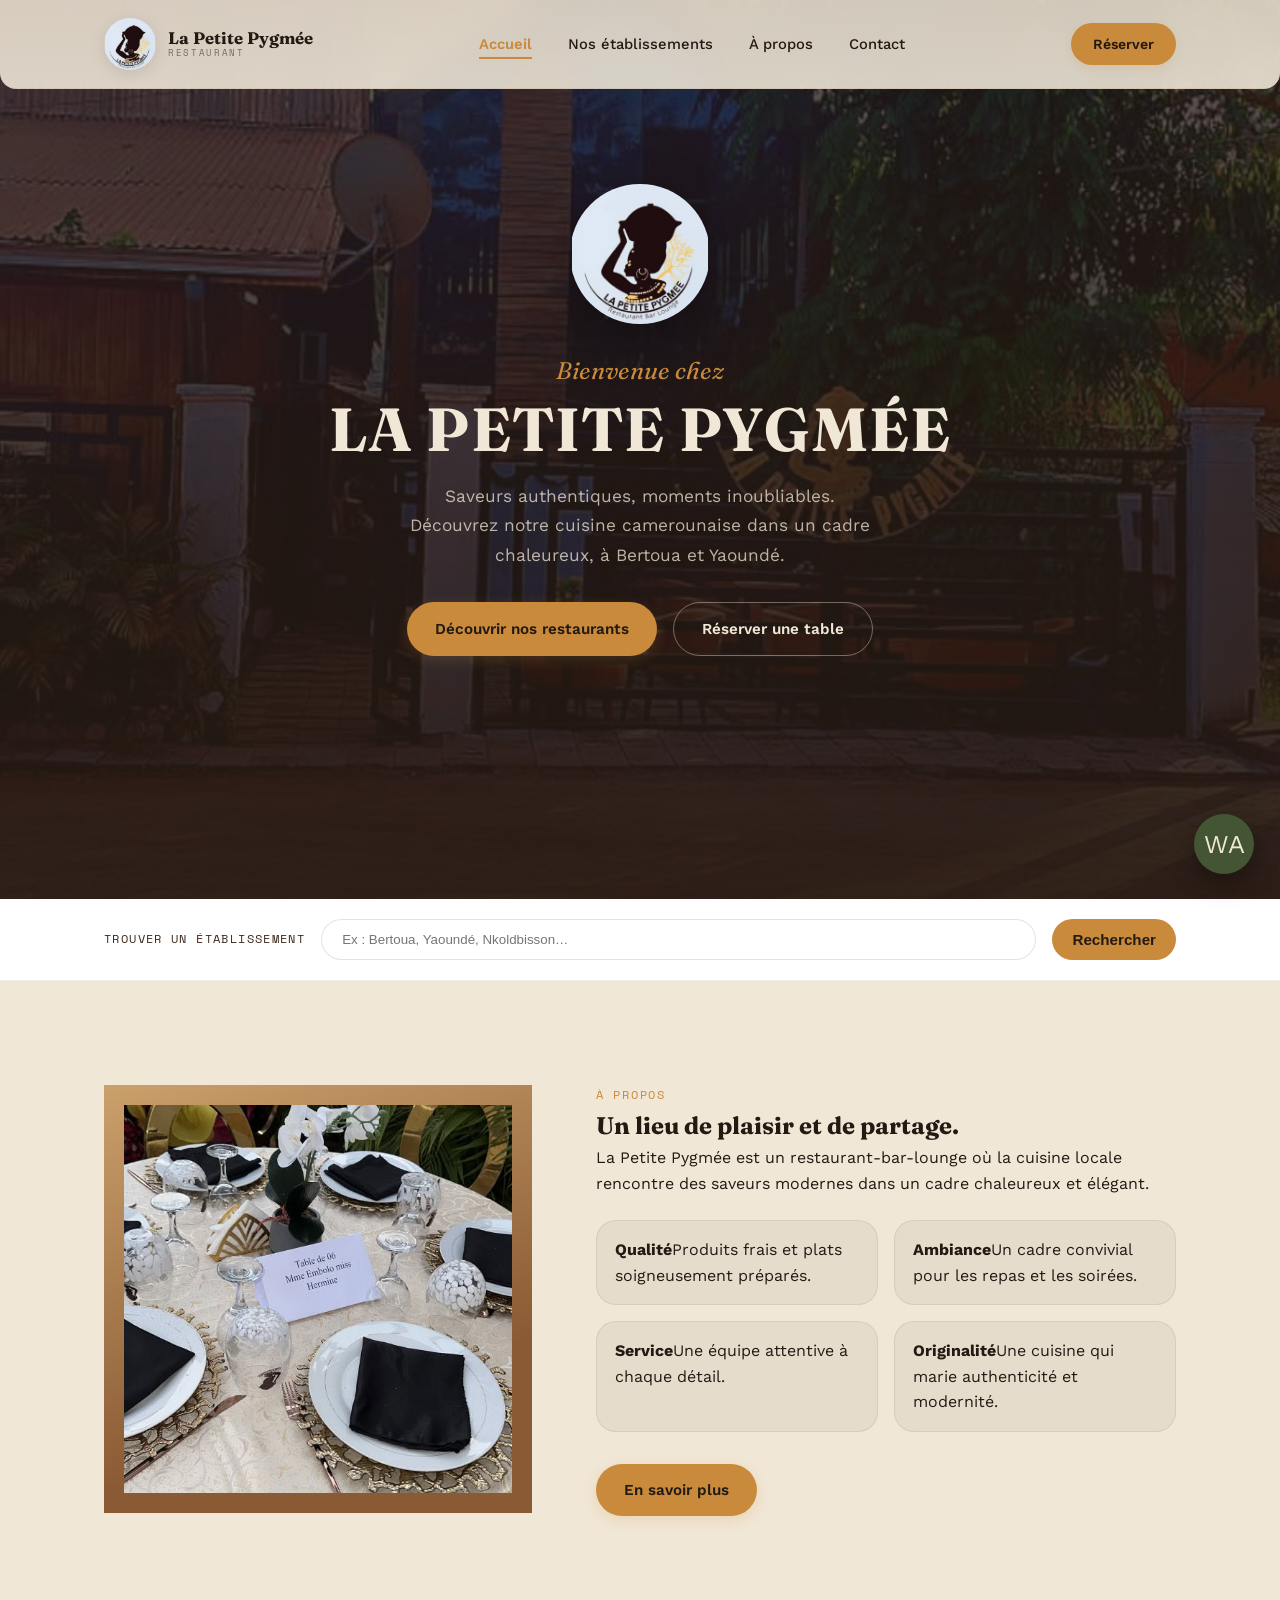
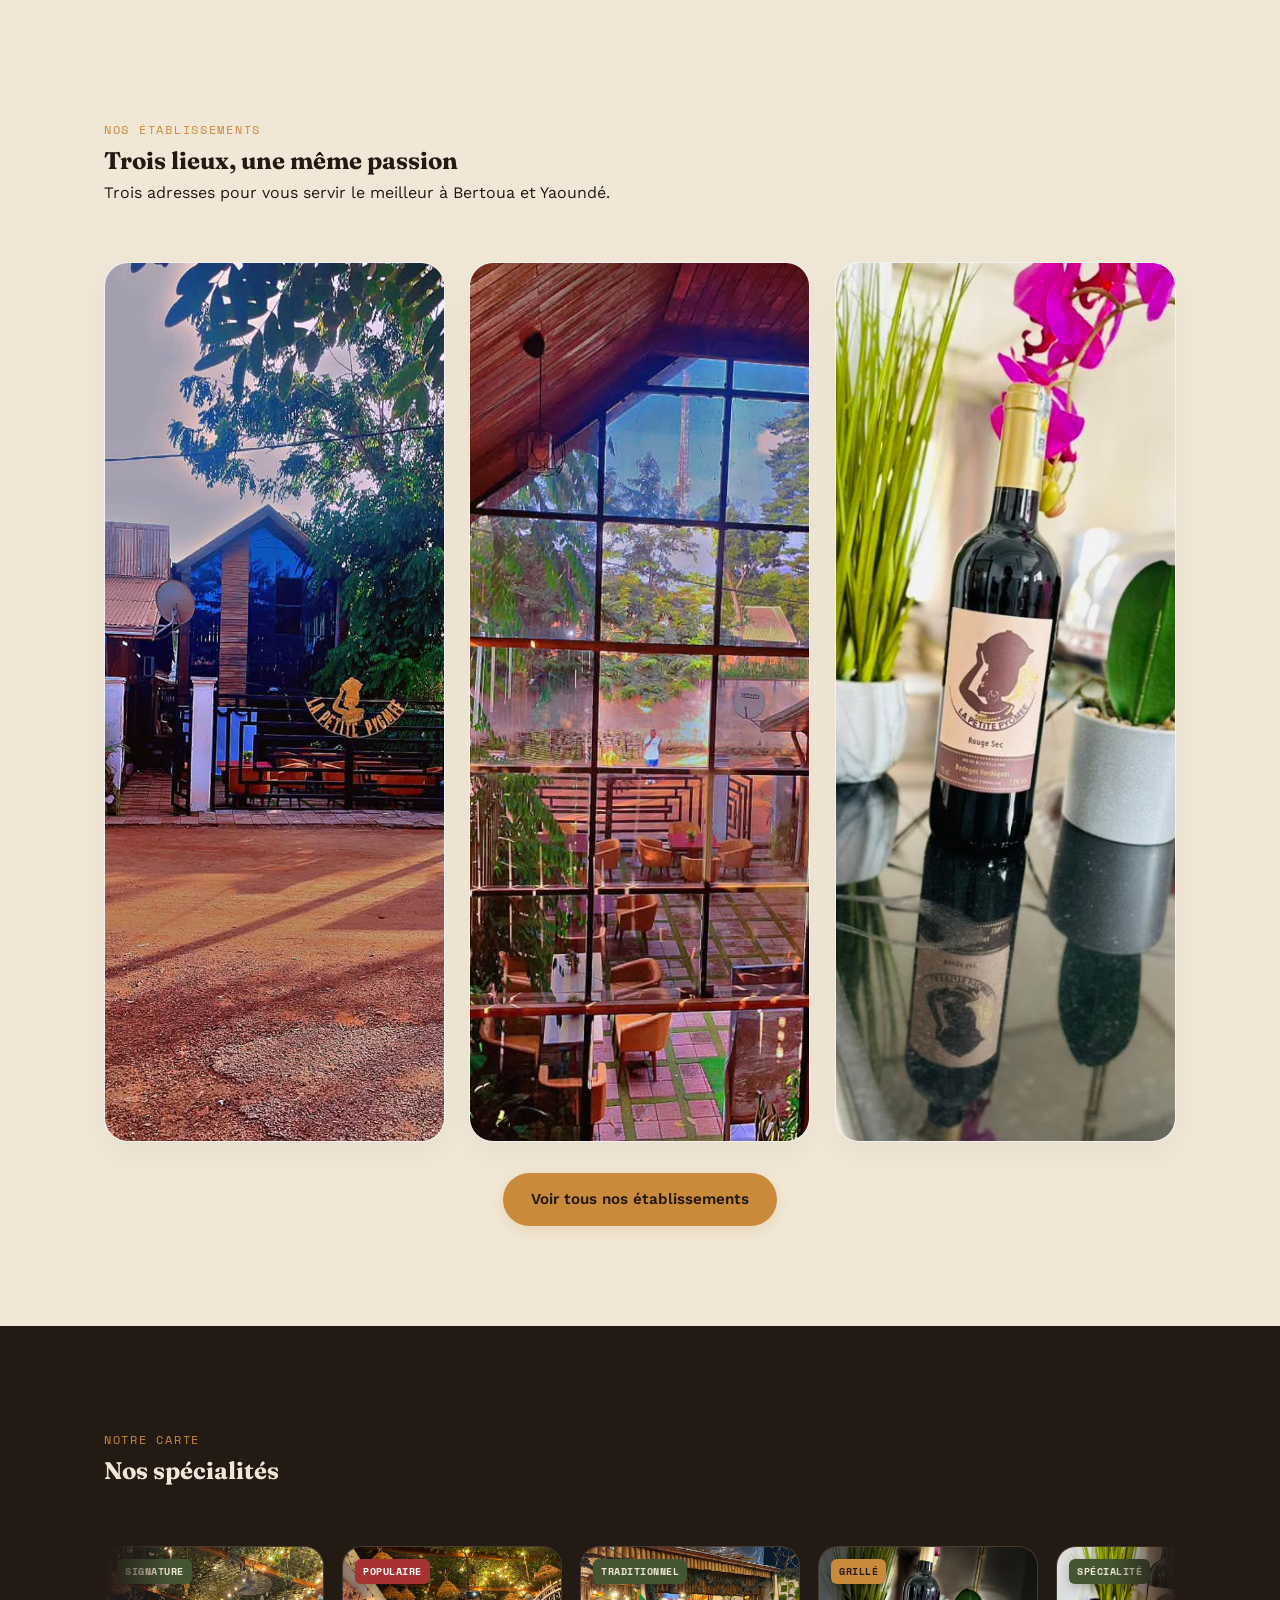
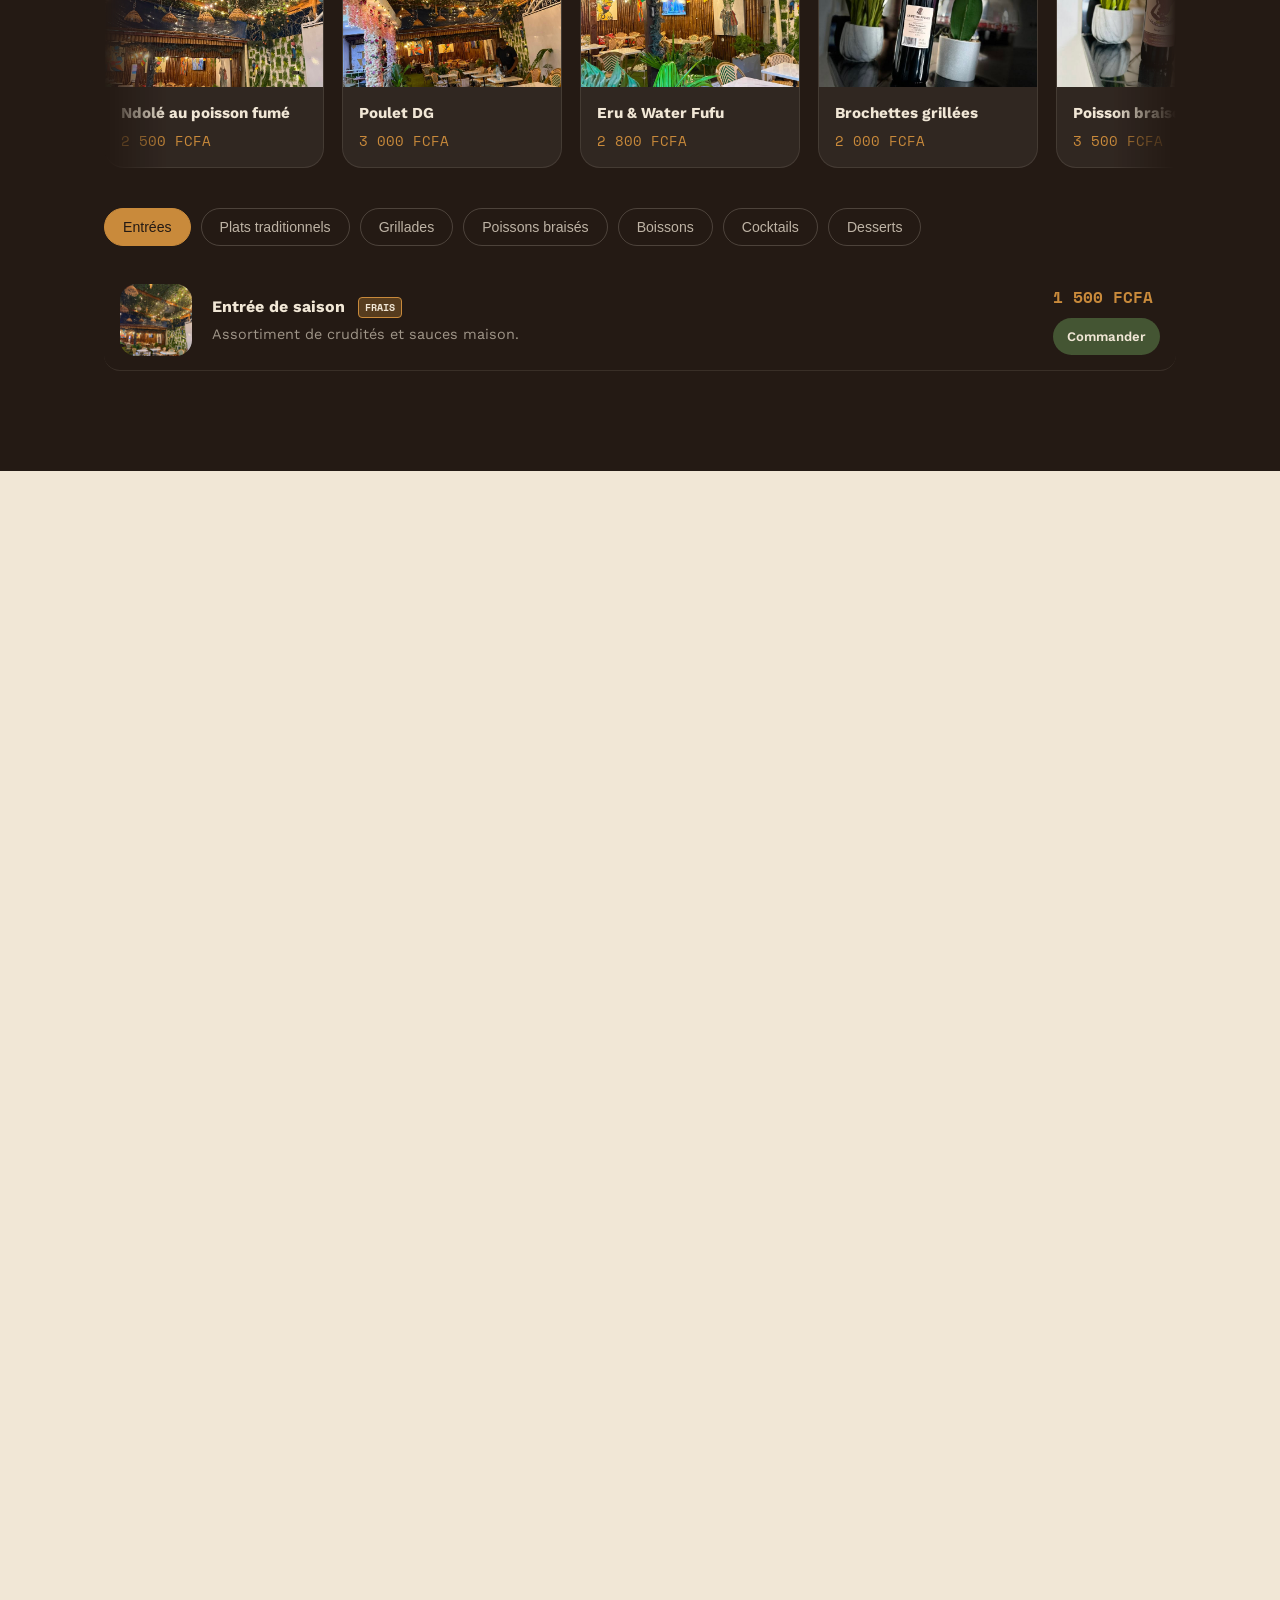
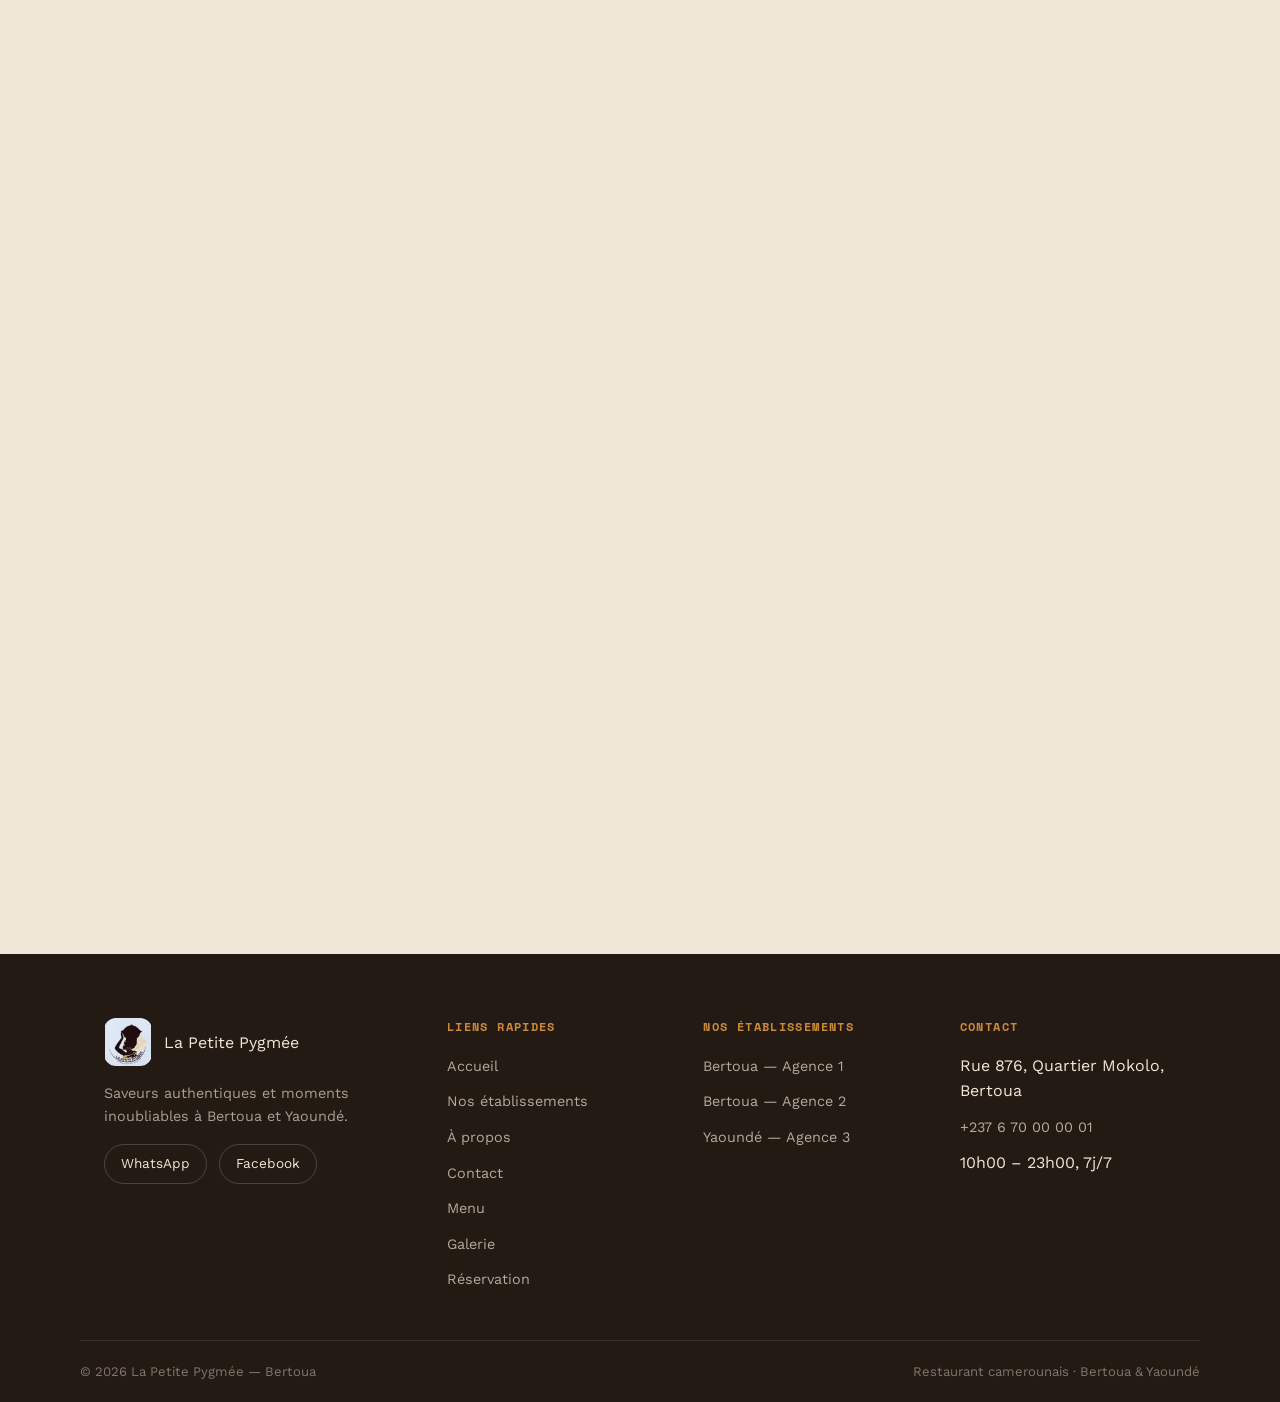
<file: index.html>
<!doctype html>
<html lang="fr">
<head>
  <meta charset="UTF-8" />
  <meta name="viewport" content="width=device-width, initial-scale=1.0" />
  <title>La Petite Pygmée — Restaurant Camerounais à Bertoua</title>
  <link rel="preconnect" href="https://fonts.googleapis.com" />
  <link href="https://fonts.googleapis.com/css2?family=Fraunces:ital,opsz,wght@0,9..144,400;0,9..144,600;0,9..144,700;1,9..144,500&family=Work+Sans:wght@400;500;600&family=Space+Mono&display=swap" rel="stylesheet" />
  <link rel="stylesheet" href="css/style.css" />
</head>
<body data-page="home">
  <div id="site-header"></div>

  <main>
    <section class="hero hero--centered" id="accueil">
      <div class="hero-bg" aria-hidden="true">
        <img src="1.jpg" alt="" />
      </div>
      <div class="hero-overlay" aria-hidden="true"></div>
      <div class="wrap hero-centered">
        <img src="logo.png" alt="Logo La Petite Pygmée" class="hero-logo-center" />
        <p class="hero-welcome">Bienvenue chez</p>
        <h1>La Petite Pygmée</h1>
        <p class="lead">
          Saveurs authentiques, moments inoubliables. Découvrez notre cuisine camerounaise dans un cadre chaleureux, à Bertoua et Yaoundé.
        </p>
        <div class="btn-row hero-cta">
          <a href="pages/restaurants.html" class="btn btn-primary">Découvrir nos restaurants</a>
          <a href="pages/reservation.html" class="btn btn-outline">Réserver une table</a>
        </div>
      </div>
    </section>

    <section class="search-bar" aria-label="Recherche d'établissement">
      <div class="wrap search-bar-inner">
        <label for="establishment-search">Trouver un établissement</label>
        <input id="establishment-search" class="search-input" type="search" placeholder="Ex : Bertoua, Yaoundé, Nkoldbisson…" />
        <button class="search-btn btn" type="button">Rechercher</button>
      </div>
    </section>

    <section class="presentation" id="a-propos">
      <div class="wrap pres-grid">
        <div class="pres-photo">
          <div class="ph"><img src="9.jpg" alt="Ambiance de La Petite Pygmée" /></div>
        </div>
        <div>
          <span class="eyebrow">À propos</span>
          <h2>Un lieu de plaisir et de partage.</h2>
          <p>
            La Petite Pygmée est un restaurant-bar-lounge où la cuisine locale rencontre des saveurs modernes dans un cadre chaleureux et élégant.
          </p>
          <div class="about-points">
            <div class="point"><strong>Qualité</strong>Produits frais et plats soigneusement préparés.</div>
            <div class="point"><strong>Ambiance</strong>Un cadre convivial pour les repas et les soirées.</div>
            <div class="point"><strong>Service</strong>Une équipe attentive à chaque détail.</div>
            <div class="point"><strong>Originalité</strong>Une cuisine qui marie authenticité et modernité.</div>
          </div>
          <div class="section-actions">
            <a href="pages/about.html" class="btn btn-primary">En savoir plus</a>
          </div>
        </div>
      </div>
    </section>

    <section class="presentation" id="etablissements">
      <div class="wrap">
        <div class="section-head">
          <span class="eyebrow">Nos établissements</span>
          <h2>Trois lieux, une même passion</h2>
          <p>Trois adresses pour vous servir le meilleur à Bertoua et Yaoundé.</p>
        </div>
        <div class="establishments-grid">
          <div class="card">
            <img src="1.jpg" alt="Bertoua — Agence 1" />
            <div class="card-body">
              <span class="meta">Bertoua</span>
              <h3>Bertoua — Agence 1</h3>
              <p>Quartier Nkoldbisson — 10h00 – 23h00 · +237 6 70 00 00 01</p>
              <div class="amenity-badges">
                <span class="amenity-badge">Terrasse</span>
                <span class="amenity-badge">Wifi</span>
                <span class="amenity-badge">Climatisation</span>
              </div>
              <a href="pages/establishments/bertoua-agence-1.html" class="btn btn-primary">Voir plus</a>
            </div>
          </div>
          <div class="card">
            <img src="3.jpg" alt="Bertoua — Agence 2" />
            <div class="card-body">
              <span class="meta">Bertoua</span>
              <h3>Bertoua — Agence 2</h3>
              <p>Quartier Gare — 10h00 – 23h00 · +237 6 70 00 00 02</p>
              <div class="amenity-badges">
                <span class="amenity-badge">Wifi</span>
                <span class="amenity-badge">Climatisation</span>
                <span class="amenity-badge">Parking</span>
              </div>
              <a href="pages/establishments/bertoua-agence-2.html" class="btn btn-primary">Voir plus</a>
            </div>
          </div>
          <div class="card">
            <img src="8.jpg" alt="Yaoundé — Agence 3" />
            <div class="card-body">
              <span class="meta">Yaoundé</span>
              <h3>Yaoundé — Agence 3</h3>
              <p>Quartier Bastos — 10h00 – 23h00 · +237 6 70 00 00 03</p>
              <div class="amenity-badges">
                <span class="amenity-badge">Terrasse</span>
                <span class="amenity-badge">Live Music</span>
                <span class="amenity-badge">Lounge</span>
              </div>
              <a href="pages/establishments/yaounde-agence-3.html" class="btn btn-primary">Voir plus</a>
            </div>
          </div>
        </div>
        <div class="section-actions" style="justify-content:center;margin-top:32px">
          <a href="pages/restaurants.html" class="btn btn-primary">Voir tous nos établissements</a>
        </div>
      </div>
    </section>

    <section class="menu" id="menu">
      <div class="wrap">
        <div class="section-head">
          <span class="eyebrow">Notre carte</span>
          <h2>Nos spécialités</h2>
        </div>

        <div class="marquee-wrap dish-marquee">
          <div class="marquee-track">
            <div class="dish-card"><div class="dish-tag signature">Signature</div><div class="ph"><img src="4.jpg" alt="Ndolé" /></div><div class="dish-info"><h4>Ndolé au poisson fumé</h4><div class="price">2 500 FCFA</div></div></div>
            <div class="dish-card"><div class="dish-tag spicy">Populaire</div><div class="ph"><img src="5.jpg" alt="Poulet DG" /></div><div class="dish-info"><h4>Poulet DG</h4><div class="price">3 000 FCFA</div></div></div>
            <div class="dish-card"><div class="dish-tag signature">Traditionnel</div><div class="ph"><img src="6.jpg" alt="Eru" /></div><div class="dish-info"><h4>Eru & Water Fufu</h4><div class="price">2 800 FCFA</div></div></div>
            <div class="dish-card"><div class="dish-tag">Grillé</div><div class="ph"><img src="7.jpg" alt="Brochettes" /></div><div class="dish-info"><h4>Brochettes grillées</h4><div class="price">2 000 FCFA</div></div></div>
            <div class="dish-card"><div class="dish-tag signature">Spécialité</div><div class="ph"><img src="8.jpg" alt="Poisson braisé" /></div><div class="dish-info"><h4>Poisson braisé</h4><div class="price">3 500 FCFA</div></div></div>
            <div class="dish-card"><div class="dish-tag maison">Maison</div><div class="ph"><img src="12.jpg" alt="Bissap" /></div><div class="dish-info"><h4>Jus de bissap</h4><div class="price">700 FCFA</div></div></div>
            <div class="dish-card"><div class="dish-tag signature">Signature</div><div class="ph"><img src="4.jpg" alt="Ndolé" /></div><div class="dish-info"><h4>Ndolé au poisson fumé</h4><div class="price">2 500 FCFA</div></div></div>
            <div class="dish-card"><div class="dish-tag spicy">Populaire</div><div class="ph"><img src="5.jpg" alt="Poulet DG" /></div><div class="dish-info"><h4>Poulet DG</h4><div class="price">3 000 FCFA</div></div></div>
            <div class="dish-card"><div class="dish-tag signature">Traditionnel</div><div class="ph"><img src="6.jpg" alt="Eru" /></div><div class="dish-info"><h4>Eru & Water Fufu</h4><div class="price">2 800 FCFA</div></div></div>
            <div class="dish-card"><div class="dish-tag">Grillé</div><div class="ph"><img src="7.jpg" alt="Brochettes" /></div><div class="dish-info"><h4>Brochettes grillées</h4><div class="price">2 000 FCFA</div></div></div>
            <div class="dish-card"><div class="dish-tag signature">Spécialité</div><div class="ph"><img src="8.jpg" alt="Poisson braisé" /></div><div class="dish-info"><h4>Poisson braisé</h4><div class="price">3 500 FCFA</div></div></div>
            <div class="dish-card"><div class="dish-tag maison">Maison</div><div class="ph"><img src="12.jpg" alt="Bissap" /></div><div class="dish-info"><h4>Jus de bissap</h4><div class="price">700 FCFA</div></div></div>
          </div>
        </div>

        <div class="menu-tabs">
          <button class="tab active" data-tab="entrees" type="button">Entrées</button>
          <button class="tab" data-tab="traditionnels" type="button">Plats traditionnels</button>
          <button class="tab" data-tab="grillades" type="button">Grillades</button>
          <button class="tab" data-tab="poissons" type="button">Poissons braisés</button>
          <button class="tab" data-tab="boissons" type="button">Boissons</button>
          <button class="tab" data-tab="cocktails" type="button">Cocktails</button>
          <button class="tab" data-tab="desserts" type="button">Desserts</button>
        </div>

        <div class="menu-list active" id="entrees">
          <div class="menu-item">
            <div class="thumb"><img src="4.jpg" alt="Entrée de saison" /></div>
            <div class="details"><h4>Entrée de saison <span class="menu-item-badge populaire">Frais</span></h4><p>Assortiment de crudités et sauces maison.</p></div>
            <div class="actions"><div class="price">1 500 FCFA</div><a href="https://wa.me/237670000001" class="order-btn" target="_blank" rel="noreferrer noopener">Commander</a></div>
          </div>
        </div>
        <div class="menu-list" id="traditionnels">
          <div class="menu-item">
            <div class="thumb"><img src="4.jpg" alt="Ndolé" /></div>
            <div class="details"><h4>Ndolé au poisson fumé <span class="menu-item-badge signature">Signature</span></h4><p>Servi avec plantain mûr ou riz blanc</p></div>
            <div class="actions"><div class="price">2 500 FCFA</div><a href="https://wa.me/237670000001?text=Bonjour%20!%20Je%20voudrais%20commander%20Ndol%C3%A9." class="order-btn" target="_blank" rel="noreferrer noopener">Commander</a></div>
          </div>
          <div class="menu-item">
            <div class="thumb"><img src="6.jpg" alt="Eru" /></div>
            <div class="details"><h4>Eru & Water Fufu <span class="menu-item-badge signature">Traditionnel</span></h4><p>Feuilles d'eru, viande et crevettes séchées</p></div>
            <div class="actions"><div class="price">2 800 FCFA</div><a href="https://wa.me/237670000001?text=Bonjour%20!%20Je%20voudrais%20commander%20Eru." class="order-btn" target="_blank" rel="noreferrer noopener">Commander</a></div>
          </div>
        </div>
        <div class="menu-list" id="grillades">
          <div class="menu-item">
            <div class="thumb"><img src="5.jpg" alt="Poulet DG" /></div>
            <div class="details"><h4>Poulet DG <span class="menu-item-badge populaire">Populaire</span></h4><p>Poulet sauté aux légumes et plantain</p></div>
            <div class="actions"><div class="price">3 000 FCFA</div><a href="https://wa.me/237670000001?text=Bonjour%20!%20Je%20voudrais%20commander%20Poulet%20DG." class="order-btn" target="_blank" rel="noreferrer noopener">Commander</a></div>
          </div>
          <div class="menu-item">
            <div class="thumb"><img src="7.jpg" alt="Brochettes" /></div>
            <div class="details"><h4>Brochettes grillées <span class="menu-item-badge populaire">Grillé</span></h4><p>Bœuf mariné, sauce maison</p></div>
            <div class="actions"><div class="price">2 000 FCFA</div><a href="https://wa.me/237670000001?text=Bonjour%20!%20Je%20voudrais%20commander%20Brochettes." class="order-btn" target="_blank" rel="noreferrer noopener">Commander</a></div>
          </div>
        </div>
        <div class="menu-list" id="poissons">
          <div class="menu-item">
            <div class="thumb"><img src="8.jpg" alt="Poisson braisé" /></div>
            <div class="details"><h4>Poisson braisé <span class="menu-item-badge signature">Incontournable</span></h4><p>Accompagné de piment et légumes</p></div>
            <div class="actions"><div class="price">3 500 FCFA</div><a href="https://wa.me/237670000001?text=Bonjour%20!%20Je%20voudrais%20commander%20Poisson%20brais%C3%A9." class="order-btn" target="_blank" rel="noreferrer noopener">Commander</a></div>
          </div>
        </div>
        <div class="menu-list" id="boissons">
          <div class="menu-item">
            <div class="thumb"><img src="12.jpg" alt="Bissap" /></div>
            <div class="details"><h4>Jus de bissap <span class="menu-item-badge populaire">Maison</span></h4><p>Frais, maison</p></div>
            <div class="actions"><div class="price">700 FCFA</div><a href="https://wa.me/237670000001" class="order-btn" target="_blank" rel="noreferrer noopener">Commander</a></div>
          </div>
        </div>
        <div class="menu-list" id="cocktails">
          <div class="menu-item">
            <div class="thumb"><img src="2.jpg" alt="Cocktail maison" /></div>
            <div class="details"><h4>Cocktail maison <span class="menu-item-badge populaire">Lounge</span></h4><p>Un mélange frais et original pour vos soirées.</p></div>
            <div class="actions"><div class="price">2 200 FCFA</div><a href="https://wa.me/237670000001" class="order-btn" target="_blank" rel="noreferrer noopener">Commander</a></div>
          </div>
        </div>
        <div class="menu-list" id="desserts">
          <div class="menu-item">
            <div class="thumb"><img src="9.jpg" alt="Dessert" /></div>
            <div class="details"><h4>Dessert du jour <span class="menu-item-badge populaire">Gourmand</span></h4><p>Une touche finale gourmande à savourer.</p></div>
            <div class="actions"><div class="price">1 200 FCFA</div><a href="https://wa.me/237670000001" class="order-btn" target="_blank" rel="noreferrer noopener">Commander</a></div>
          </div>
        </div>
      </div>
    </section>

    <section class="gallery" id="galerie">
      <div class="wrap">
        <div class="section-head">
          <span class="eyebrow">Galerie</span>
          <h2>L'ambiance en images</h2>
        </div>
        <div class="marquee-wrap">
          <div class="marquee-track">
            <div class="g-item"><img src="2.jpg" alt="Salle principale" /></div>
            <div class="g-item"><img src="7.jpg" alt="Terrasse" /></div>
            <div class="g-item"><img src="8.jpg" alt="Décoration" /></div>
            <div class="g-item"><img src="9.jpg" alt="Ambiance" /></div>
            <div class="g-item"><img src="11.jpg" alt="Table décorée" /></div>
            <div class="g-item"><img src="12.jpg" alt="Buffet" /></div>
            <div class="g-item"><img src="2.jpg" alt="Salle principale" /></div>
            <div class="g-item"><img src="7.jpg" alt="Terrasse" /></div>
            <div class="g-item"><img src="8.jpg" alt="Décoration" /></div>
            <div class="g-item"><img src="9.jpg" alt="Ambiance" /></div>
            <div class="g-item"><img src="11.jpg" alt="Table décorée" /></div>
            <div class="g-item"><img src="12.jpg" alt="Buffet" /></div>
          </div>
        </div>
      </div>
    </section>

    <section class="presentation" id="why-us">
      <div class="wrap">
        <div class="section-head">
          <span class="eyebrow">Pourquoi nous choisir</span>
          <h2>Une expérience complète, de la cuisine à l'ambiance</h2>
        </div>
        <div class="features-grid">
          <div class="feature-card">
            <svg class="feature-icon" width="36" height="36" viewBox="0 0 24 24" fill="none" stroke="var(--ochre)" stroke-width="2" stroke-linecap="round" stroke-linejoin="round"><polygon points="12 2 15.09 8.26 22 9.27 17 14.14 18.18 21.02 12 17.77 5.82 21.02 7 14.14 2 9.27 8.91 8.26 12 2"></polygon></svg>
            <h3>Qualité</h3>
            <p>Des plats préparés avec soin, à partir de produits frais.</p>
          </div>
          <div class="feature-card">
            <svg class="feature-icon" width="36" height="36" viewBox="0 0 24 24" fill="none" stroke="var(--ochre)" stroke-width="2" stroke-linecap="round" stroke-linejoin="round"><path d="M11 20A7 7 0 0 1 9.8 6.1C15.5 5 17 4.48 19 2c1 2 2 3.5 1 9.8a7 7 0 0 1-10 8.2z"></path><path d="M19 2v10"></path></svg>
            <h3>Produits locaux</h3>
            <p>Une cuisine authentique et savoureuse.</p>
          </div>
          <div class="feature-card">
            <svg class="feature-icon" width="36" height="36" viewBox="0 0 24 24" fill="none" stroke="var(--ochre)" stroke-width="2" stroke-linecap="round" stroke-linejoin="round"><path d="M6 18H18V21H6V18Z"/><path d="M12 2C8 2 5 5 5 9C5 12 7 13 8 15V18H16V15C17 13 19 12 19 9C19 5 16 2 12 2Z"/></svg>
            <h3>Chefs expérimentés</h3>
            <p>Une équipe soucieuse de la qualité et de la présentation.</p>
          </div>
          <div class="feature-card">
            <svg class="feature-icon" width="36" height="36" viewBox="0 0 24 24" fill="none" stroke="var(--ochre)" stroke-width="2" stroke-linecap="round" stroke-linejoin="round"><path d="M18 8h-6v6a3 3 0 1 1-3-3h3V8a2 2 0 0 1 2-2h4v2z"/></svg>
            <h3>Ambiance lounge</h3>
            <p>Un cadre élégant pour manger et se détendre.</p>
          </div>
        </div>
      </div>
    </section>

    <section class="avis" id="avis">
      <div class="wrap">
        <div class="section-head">
          <span class="eyebrow">Ils nous font confiance</span>
          <h2>Avis de nos clients</h2>
        </div>
        <div class="rating-banner"><b>3.9 ★</b> sur Google — basé sur 124 avis</div>
        <div class="avis-grid">
          <div class="avis-card">
            <div class="stars">★★★★★</div>
            <p>Un des meilleurs restaurants de Bertoua. Décoration chaleureuse, propreté irréprochable et plats savoureux.</p>
            <div class="reviewer-info">
              <span class="reviewer-avatar">MB</span>
              <div class="who">Marc B. <span class="who-sub">Client Google Maps</span></div>
            </div>
          </div>
          <div class="avis-card">
            <div class="stars">★★★★☆</div>
            <p>Cadre propre et service excellent. On y trouve des plats locaux et internationaux.</p>
            <div class="reviewer-info">
              <span class="reviewer-avatar">AD</span>
              <div class="who">Alice D. <span class="who-sub">Client Google Maps</span></div>
            </div>
          </div>
          <div class="avis-card">
            <div class="stars">★★★★★</div>
            <p>Environnement agréable et cuisine délicieuse — une valeur sûre du quartier Mokolo.</p>
            <div class="reviewer-info">
              <span class="reviewer-avatar">JM</span>
              <div class="who">Jean M. <span class="who-sub">Client Google Maps</span></div>
            </div>
          </div>
        </div>
      </div>
    </section>

    <section class="cta-banner">
      <div class="wrap">
        <h2>Envie de vivre une expérience unique ?</h2>
        <p>Réservez votre table ou commandez directement via WhatsApp.</p>
        <div class="btn-row">
          <a href="pages/reservation.html" class="btn btn-dark">Réserver une table</a>
          <a href="https://wa.me/237670000001" class="btn btn-outline" target="_blank" rel="noreferrer noopener">Commander sur WhatsApp</a>
        </div>
      </div>
    </section>
  </main>

  <div id="site-footer"></div>

  <script src="js/layout.js"></script>
  <script src="js/main.js"></script>
</body>
</html>
</file>
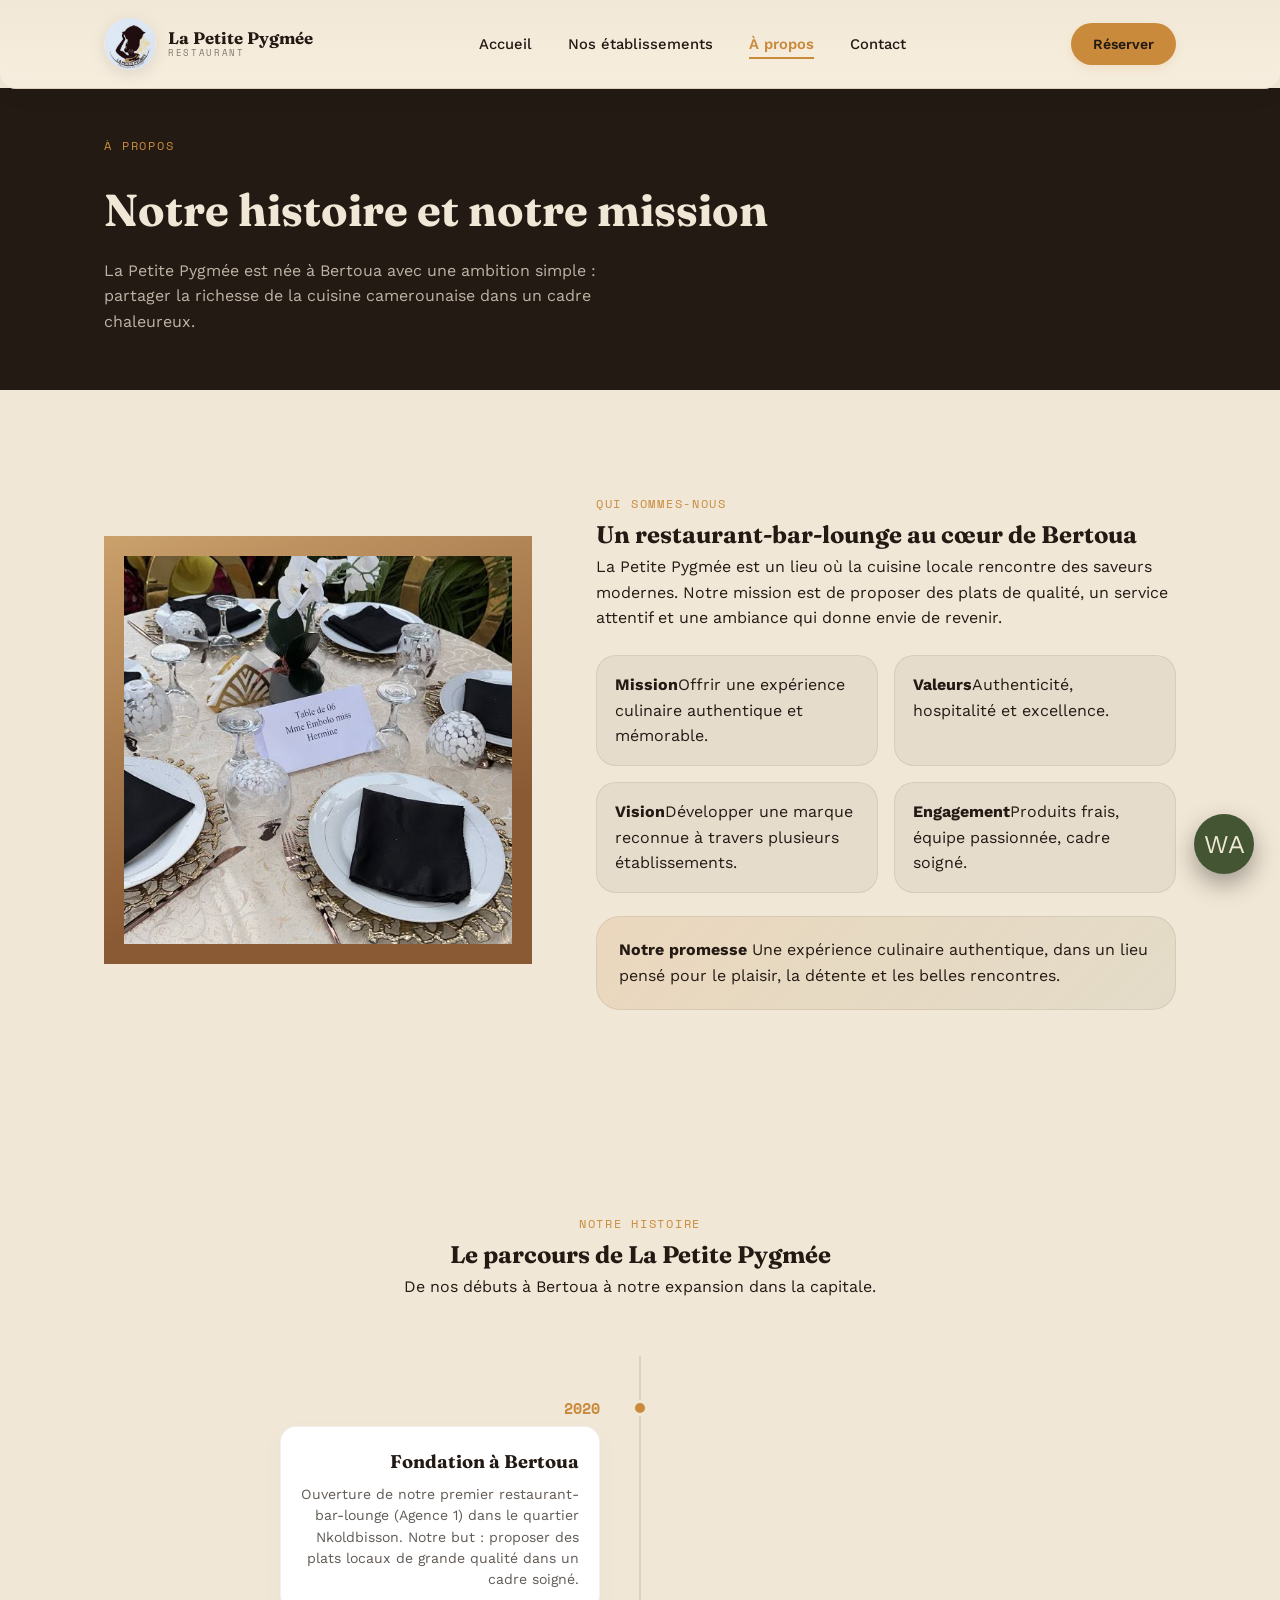
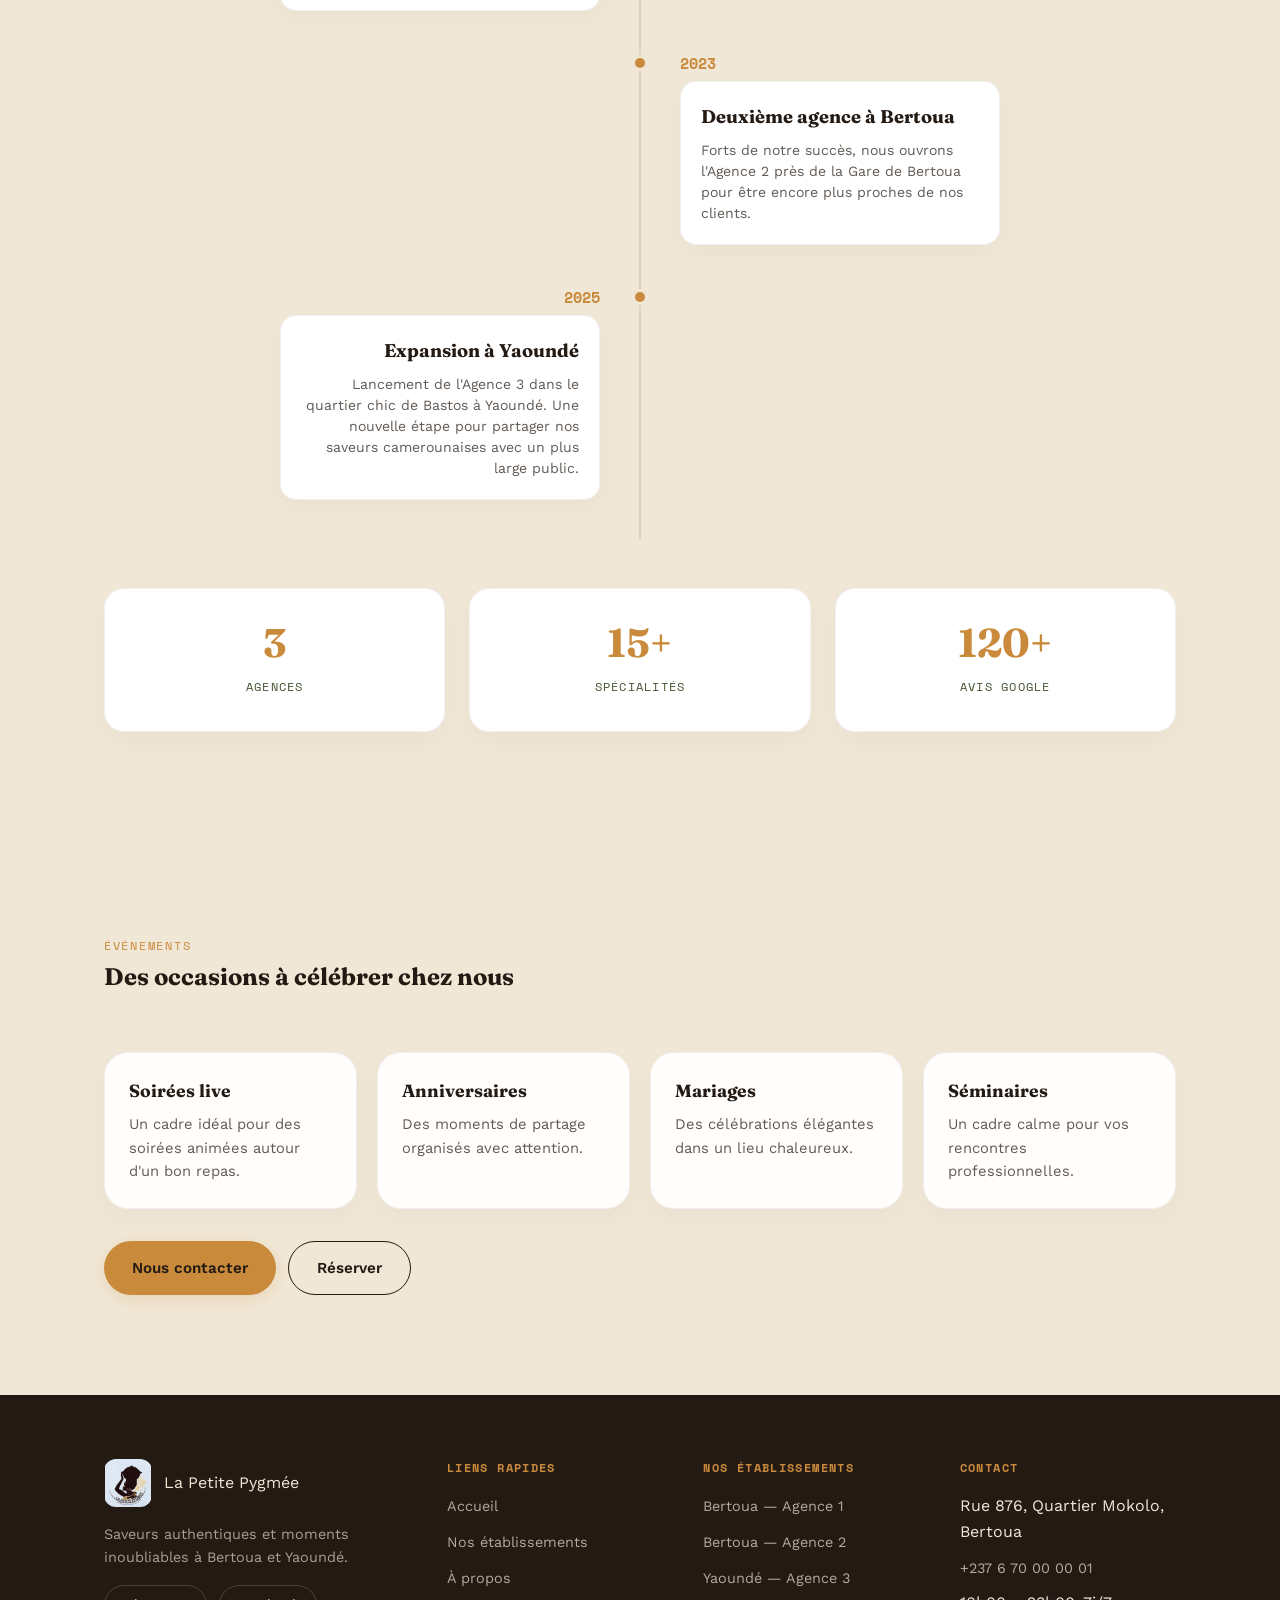
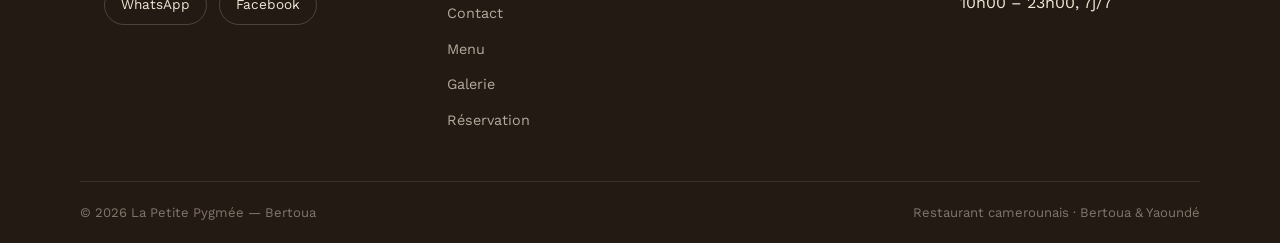
<file: pages/about.html>
<!doctype html>
<html lang="fr">
<head>
  <meta charset="utf-8">
  <meta name="viewport" content="width=device-width,initial-scale=1">
  <title>À propos — La Petite Pygmée</title>
  <link rel="preconnect" href="https://fonts.googleapis.com" />
  <link href="https://fonts.googleapis.com/css2?family=Fraunces:ital,opsz,wght@0,9..144,400;0,9..144,600;0,9..144,700;1,9..144,500&family=Work+Sans:wght@400;500;600&family=Space+Mono&display=swap" rel="stylesheet" />
  <link rel="stylesheet" href="../css/style.css">
</head>
<body data-page="about">
  <div id="site-header"></div>

  <main class="page-main">
    <section class="page-hero">
      <div class="wrap">
        <span class="hero-eyebrow">À propos</span>
        <h1>Notre histoire et notre mission</h1>
        <p>La Petite Pygmée est née à Bertoua avec une ambition simple : partager la richesse de la cuisine camerounaise dans un cadre chaleureux.</p>
      </div>
    </section>

    <section class="presentation">
      <div class="wrap pres-grid">
        <div class="pres-photo">
          <div class="ph"><img src="../9.jpg" alt="Ambiance La Petite Pygmée" /></div>
        </div>
        <div>
          <span class="eyebrow">Qui sommes-nous</span>
          <h2>Un restaurant-bar-lounge au cœur de Bertoua</h2>
          <p>
            La Petite Pygmée est un lieu où la cuisine locale rencontre des saveurs modernes. Notre mission est de proposer des plats de qualité, un service attentif et une ambiance qui donne envie de revenir.
          </p>
          <div class="about-points">
            <div class="point"><strong>Mission</strong>Offrir une expérience culinaire authentique et mémorable.</div>
            <div class="point"><strong>Valeurs</strong>Authenticité, hospitalité et excellence.</div>
            <div class="point"><strong>Vision</strong>Développer une marque reconnue à travers plusieurs établissements.</div>
            <div class="point"><strong>Engagement</strong>Produits frais, équipe passionnée, cadre soigné.</div>
          </div>
          <div class="signature-card">
            <strong>Notre promesse</strong>
            Une expérience culinaire authentique, dans un lieu pensé pour le plaisir, la détente et les belles rencontres.
          </div>
        </div>
      </div>
    </section>

    <section class="presentation">
      <div class="wrap">
        <div class="section-head" style="text-align:center;margin:0 auto 56px">
          <span class="eyebrow">Notre histoire</span>
          <h2>Le parcours de La Petite Pygmée</h2>
          <p>De nos débuts à Bertoua à notre expansion dans la capitale.</p>
        </div>
        
        <div class="timeline">
          <div class="timeline-item">
            <span class="timeline-badge"></span>
            <span class="timeline-date">2020</span>
            <div class="timeline-content">
              <h4>Fondation à Bertoua</h4>
              <p>Ouverture de notre premier restaurant-bar-lounge (Agence 1) dans le quartier Nkoldbisson. Notre but : proposer des plats locaux de grande qualité dans un cadre soigné.</p>
            </div>
          </div>
          <div class="timeline-item">
            <span class="timeline-badge"></span>
            <span class="timeline-date">2023</span>
            <div class="timeline-content">
              <h4>Deuxième agence à Bertoua</h4>
              <p>Forts de notre succès, nous ouvrons l'Agence 2 près de la Gare de Bertoua pour être encore plus proches de nos clients.</p>
            </div>
          </div>
          <div class="timeline-item">
            <span class="timeline-badge"></span>
            <span class="timeline-date">2025</span>
            <div class="timeline-content">
              <h4>Expansion à Yaoundé</h4>
              <p>Lancement de l'Agence 3 dans le quartier chic de Bastos à Yaoundé. Une nouvelle étape pour partager nos saveurs camerounaises avec un plus large public.</p>
            </div>
          </div>
        </div>

        <div class="stats-grid">
          <div class="stat-card">
            <span class="stat-number">3</span>
            <span class="stat-label">Agences</span>
          </div>
          <div class="stat-card">
            <span class="stat-number">15+</span>
            <span class="stat-label">Spécialités</span>
          </div>
          <div class="stat-card">
            <span class="stat-number">120+</span>
            <span class="stat-label">Avis Google</span>
          </div>
        </div>
      </div>
    </section>

    <section class="presentation">
      <div class="wrap">
        <div class="section-head">
          <span class="eyebrow">Événements</span>
          <h2>Des occasions à célébrer chez nous</h2>
        </div>
        <div class="event-grid">
          <div class="event-card"><h3>Soirées live</h3><p>Un cadre idéal pour des soirées animées autour d'un bon repas.</p></div>
          <div class="event-card"><h3>Anniversaires</h3><p>Des moments de partage organisés avec attention.</p></div>
          <div class="event-card"><h3>Mariages</h3><p>Des célébrations élégantes dans un lieu chaleureux.</p></div>
          <div class="event-card"><h3>Séminaires</h3><p>Un cadre calme pour vos rencontres professionnelles.</p></div>
        </div>
        <div class="section-actions">
          <a href="contact.html" class="btn btn-primary">Nous contacter</a>
          <a href="reservation.html" class="btn btn-outline" style="border-color:var(--wood-dark);color:var(--wood-dark)">Réserver</a>
        </div>
      </div>
    </section>
  </main>

  <div id="site-footer"></div>
  <script src="../js/layout.js"></script>
  <script src="../js/main.js"></script>
</body>
</html>
</file>
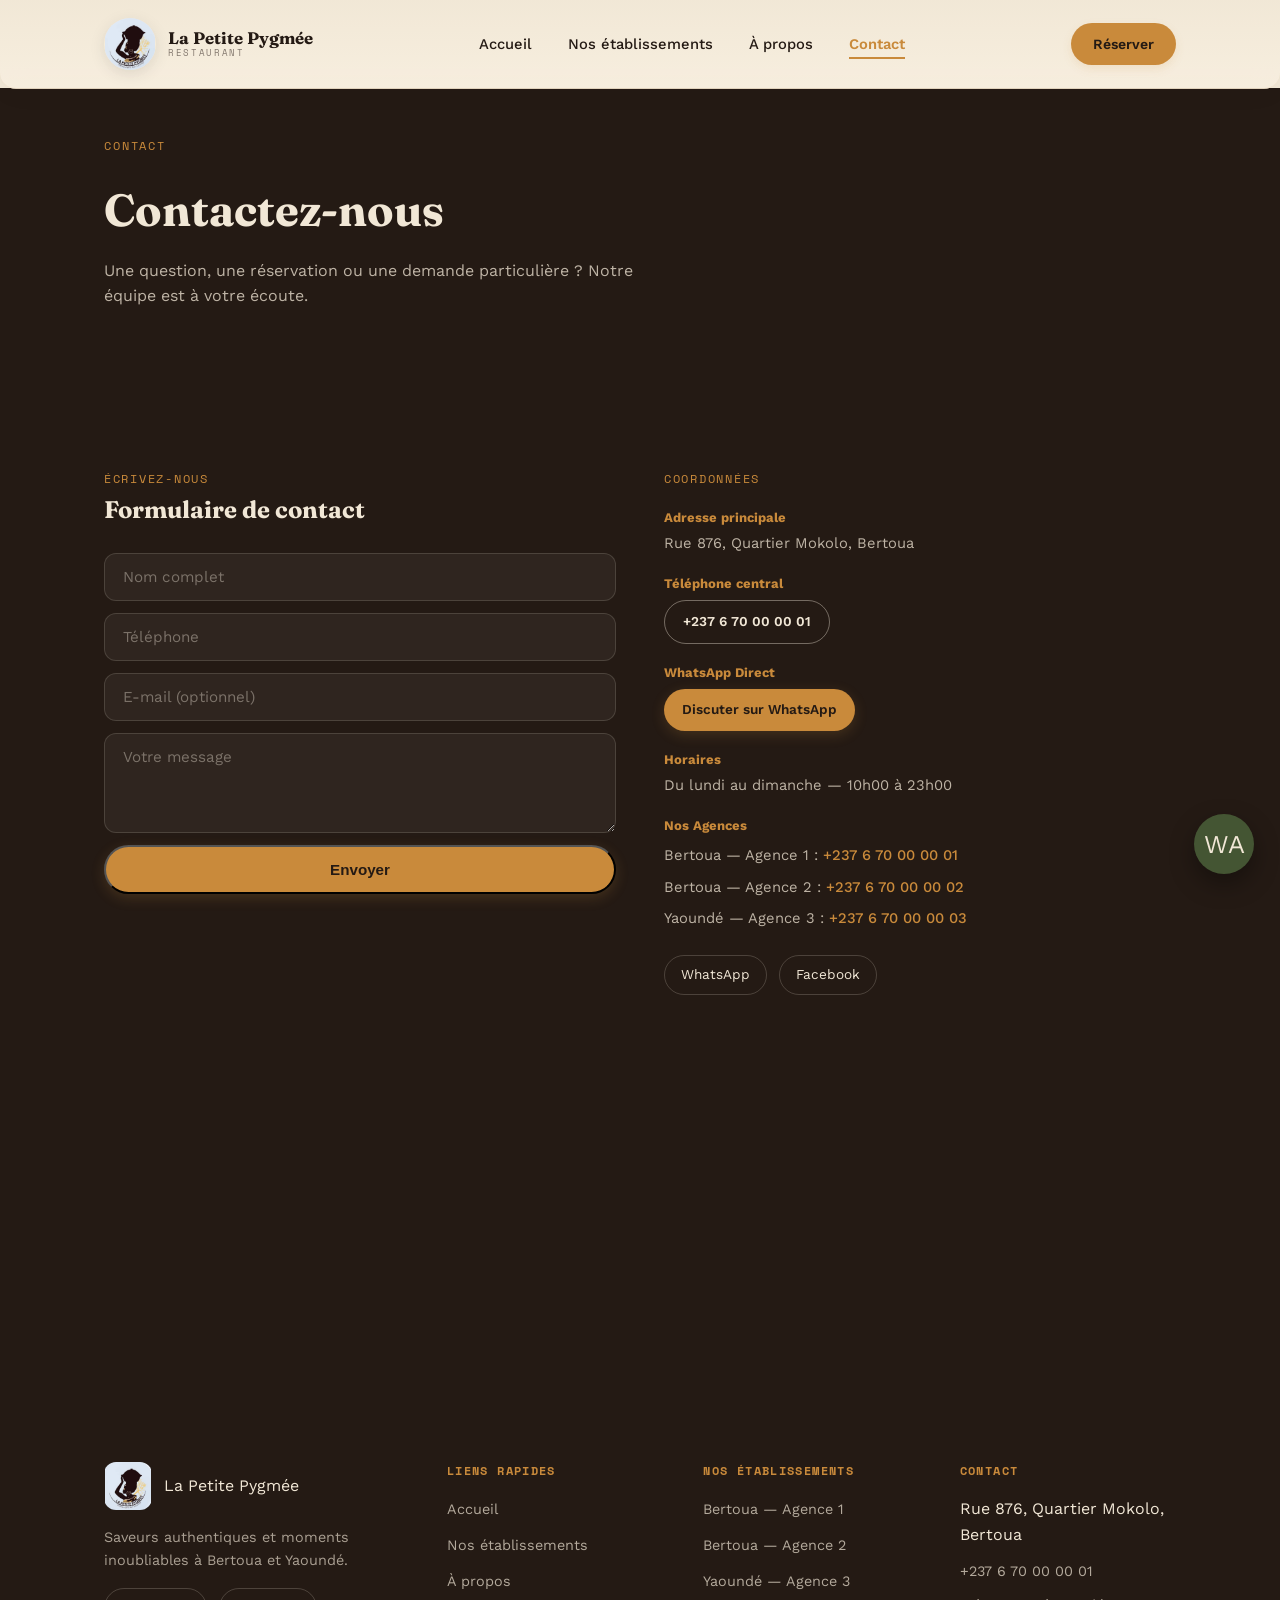
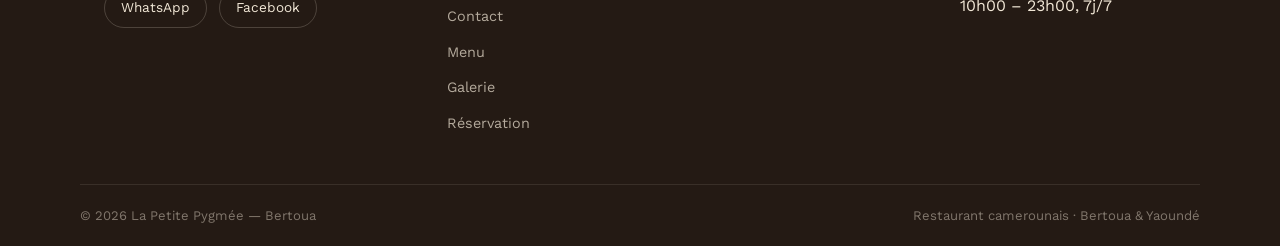
<file: pages/contact.html>
<!doctype html>
<html lang="fr">
<head>
  <meta charset="utf-8">
  <meta name="viewport" content="width=device-width,initial-scale=1">
  <title>Contact — La Petite Pygmée</title>
  <link rel="preconnect" href="https://fonts.googleapis.com" />
  <link href="https://fonts.googleapis.com/css2?family=Fraunces:ital,opsz,wght@0,9..144,400;0,9..144,600;0,9..144,700;1,9..144,500&family=Work+Sans:wght@400;500;600&family=Space+Mono&display=swap" rel="stylesheet" />
  <link rel="stylesheet" href="../css/style.css">
</head>
<body data-page="contact">
  <div id="site-header"></div>

  <main class="page-main">
    <section class="page-hero">
      <div class="wrap">
        <span class="hero-eyebrow">Contact</span>
        <h1>Contactez-nous</h1>
        <p>Une question, une réservation ou une demande particulière ? Notre équipe est à votre écoute.</p>
      </div>
    </section>

    <section class="location">
      <div class="wrap loc-grid">
        <div>
          <span class="eyebrow">Écrivez-nous</span>
          <h2 style="margin-bottom:24px">Formulaire de contact</h2>
          <form class="reservation-form">
            <input type="text" name="name" placeholder="Nom complet" required />
            <input type="tel" name="phone" placeholder="Téléphone" required />
            <input type="email" name="email" placeholder="E-mail (optionnel)" />
            <textarea name="message" placeholder="Votre message" required></textarea>
            <button class="btn btn-primary" type="submit">Envoyer</button>
          </form>
        </div>
        <div>
          <span class="eyebrow">Coordonnées</span>
          <div class="contact-list">
            <div><strong>Adresse principale</strong><p>Rue 876, Quartier Mokolo, Bertoua</p></div>
            <div>
              <strong>Téléphone central</strong>
              <p style="margin-top: 6px;"><a href="tel:+237670000001" class="btn btn-outline btn-contact-quick">+237 6 70 00 00 01</a></p>
            </div>
            <div>
              <strong>WhatsApp Direct</strong>
              <p style="margin-top: 6px;"><a href="https://wa.me/237670000001" target="_blank" rel="noreferrer noopener" class="btn btn-primary btn-contact-quick" style="border: none;">Discuter sur WhatsApp</a></p>
            </div>
            <div><strong>Horaires</strong><p>Du lundi au dimanche — 10h00 à 23h00</p></div>
            <div><strong>Nos Agences</strong>
              <ul style="margin-top: 8px; display: flex; flex-direction: column; gap: 8px;">
                <li>Bertoua — Agence 1 : <a href="tel:+237670000001" style="color:var(--ochre); font-weight: 500;">+237 6 70 00 00 01</a></li>
                <li>Bertoua — Agence 2 : <a href="tel:+237670000002" style="color:var(--ochre); font-weight: 500;">+237 6 70 00 00 02</a></li>
                <li>Yaoundé — Agence 3 : <a href="tel:+237670000003" style="color:var(--ochre); font-weight: 500;">+237 6 70 00 00 03</a></li>
              </ul>
            </div>
          </div>
          <div class="social-links" style="margin-top: 24px;">
            <a href="https://wa.me/237670000001" target="_blank" rel="noreferrer noopener">WhatsApp</a>
            <a href="https://facebook.com" target="_blank" rel="noreferrer noopener">Facebook</a>
          </div>
          <iframe class="map-embed" loading="lazy" allowfullscreen title="Carte La Petite Pygmée Bertoua" src="https://www.google.com/maps?q=Restaurant+La+Petite+Pygm%C3%A9e+Bertoua&output=embed"></iframe>
        </div>
      </div>
    </section>
  </main>

  <div id="site-footer"></div>
  <script src="../js/layout.js"></script>
  <script src="../js/main.js"></script>
  <script type="module">
    import { handleReservationForm } from '../js/reservation.js';
    handleReservationForm(document.querySelector('.reservation-form'));
  </script>
</body>
</html>
</file>
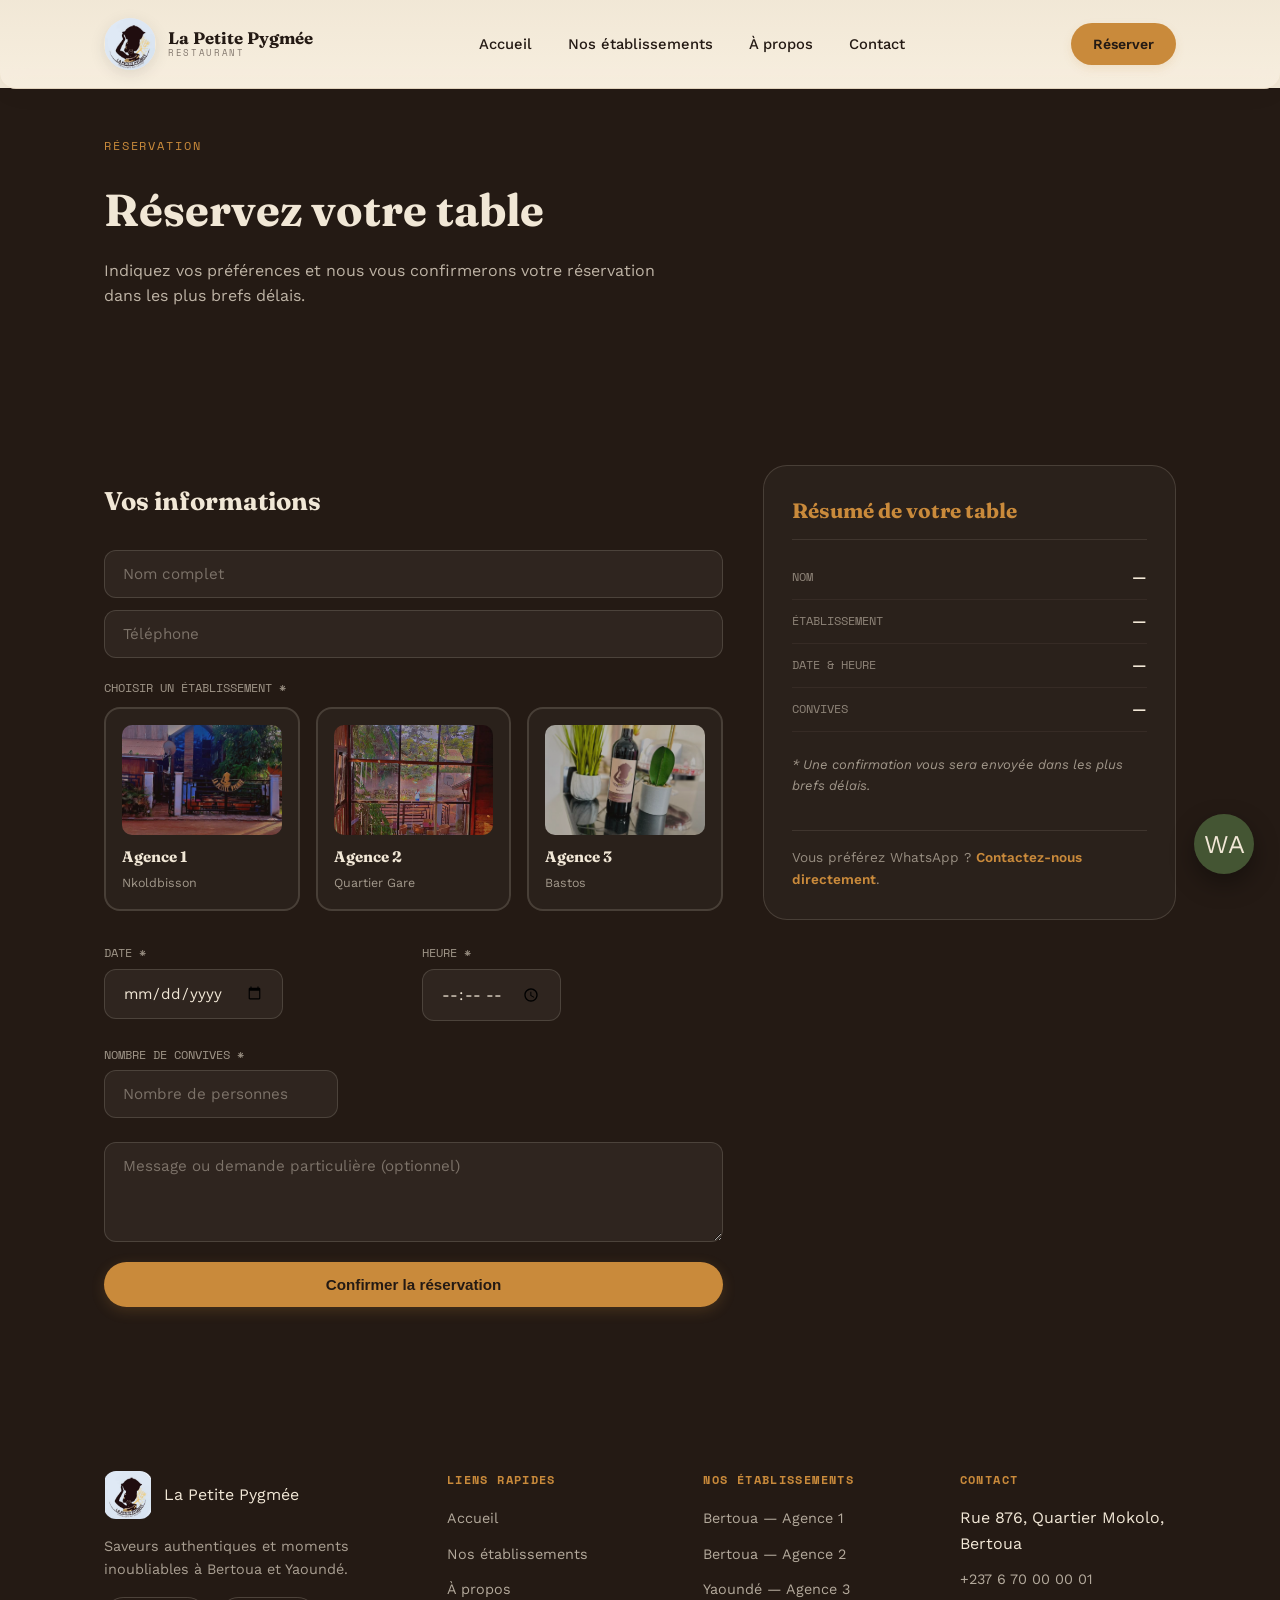
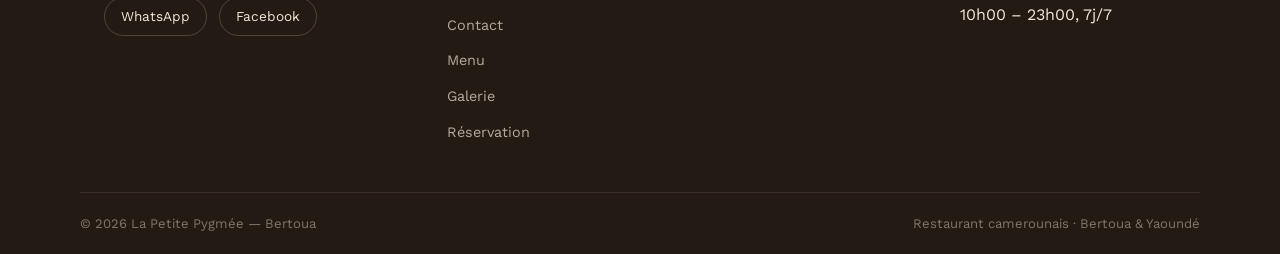
<file: pages/reservation.html>
<!doctype html>
<html lang="fr">
<head>
  <meta charset="utf-8">
  <meta name="viewport" content="width=device-width,initial-scale=1">
  <title>Réservation — La Petite Pygmée</title>
  <link rel="preconnect" href="https://fonts.googleapis.com" />
  <link href="https://fonts.googleapis.com/css2?family=Fraunces:ital,opsz,wght@0,9..144,400;0,9..144,600;0,9..144,700;1,9..144,500&family=Work+Sans:wght@400;500;600&family=Space+Mono&display=swap" rel="stylesheet" />
  <link rel="stylesheet" href="../css/style.css">
</head>
<body data-page="reservation">
  <div id="site-header"></div>

  <main class="page-main">
    <section class="page-hero">
      <div class="wrap">
        <span class="hero-eyebrow">Réservation</span>
        <h1>Réservez votre table</h1>
        <p>Indiquez vos préférences et nous vous confirmerons votre réservation dans les plus brefs délais.</p>
      </div>
    </section>

    <section class="location">
      <div class="wrap">
        <div class="reservation-layout-wrap">
          <form class="reservation-form">
            <h2 style="font-family:'Fraunces',serif; font-size:1.6rem; color:var(--cream); margin-bottom:16px;">Vos informations</h2>
            <input type="text" name="name" placeholder="Nom complet" required />
            <input type="tel" name="phone" placeholder="Téléphone" required />
            
            <div style="margin-bottom: 8px; margin-top: 8px;">
              <label style="font-family:'Space Mono',monospace; font-size:0.75rem; text-transform:uppercase; color:rgba(241, 231, 214, 0.6); display:block; margin-bottom:10px;">Choisir un établissement *</label>
              <div class="agency-selector-grid">
                <label class="agency-select-card" for="agency-bertoua-1">
                  <input type="radio" name="establishment" id="agency-bertoua-1" value="Bertoua — Agence 1" required />
                  <div class="agency-select-content">
                    <img src="../1.jpg" alt="Bertoua Agence 1" />
                    <h4>Agence 1</h4>
                    <p>Nkoldbisson</p>
                  </div>
                </label>
                
                <label class="agency-select-card" for="agency-bertoua-2">
                  <input type="radio" name="establishment" id="agency-bertoua-2" value="Bertoua — Agence 2" required />
                  <div class="agency-select-content">
                    <img src="../3.jpg" alt="Bertoua Agence 2" />
                    <h4>Agence 2</h4>
                    <p>Quartier Gare</p>
                  </div>
                </label>
                
                <label class="agency-select-card" for="agency-yaounde-3">
                  <input type="radio" name="establishment" id="agency-yaounde-3" value="Yaoundé — Agence 3" required />
                  <div class="agency-select-content">
                    <img src="../8.jpg" alt="Yaoundé Agence 3" />
                    <h4>Agence 3</h4>
                    <p>Bastos</p>
                  </div>
                </label>
              </div>
            </div>
            
            <div style="display: grid; grid-template-columns: 1fr 1fr; gap: 16px;">
              <div>
                <label style="font-family:'Space Mono',monospace; font-size:0.75rem; text-transform:uppercase; color:rgba(241, 231, 214, 0.6); display:block; margin-bottom:6px;">Date *</label>
                <input type="date" name="date" required />
              </div>
              <div>
                <label style="font-family:'Space Mono',monospace; font-size:0.75rem; text-transform:uppercase; color:rgba(241, 231, 214, 0.6); display:block; margin-bottom:6px;">Heure *</label>
                <input type="time" name="time" required />
              </div>
            </div>
            
            <div style="margin-top: 12px;">
              <label style="font-family:'Space Mono',monospace; font-size:0.75rem; text-transform:uppercase; color:rgba(241, 231, 214, 0.6); display:block; margin-bottom:6px;">Nombre de convives *</label>
              <input type="number" name="guests" placeholder="Nombre de personnes" min="1" required />
            </div>
            
            <textarea name="message" placeholder="Message ou demande particulière (optionnel)" style="margin-top: 12px;"></textarea>
            <button class="btn btn-primary" type="submit" style="margin-top: 8px; border: none;">Confirmer la réservation</button>
          </form>
          
          <div class="reservation-summary-panel">
            <h3>Résumé de votre table</h3>
            <div class="summary-item">
              <span>Nom</span>
              <span id="summary-name">—</span>
            </div>
            <div class="summary-item">
              <span>Établissement</span>
              <span id="summary-establishment">—</span>
            </div>
            <div class="summary-item">
              <span>Date & Heure</span>
              <span id="summary-datetime">—</span>
            </div>
            <div class="summary-item">
              <span>Convives</span>
              <span id="summary-guests">—</span>
            </div>
            <div class="summary-item" style="border-bottom: none; margin-top: 12px; font-style: italic; font-size: 0.82rem; color: rgba(241, 231, 214, 0.6);">
              * Une confirmation vous sera envoyée dans les plus brefs délais.
            </div>
            
            <p style="margin-top:24px;color:rgba(241,231,214,0.55);font-size:0.85rem; border-top: 1px solid rgba(241, 231, 214, 0.1); padding-top: 16px;">
              Vous préférez WhatsApp ? <a href="https://wa.me/237670000001" style="color:var(--ochre); font-weight: 600;" target="_blank" rel="noreferrer noopener">Contactez-nous directement</a>.
            </p>
          </div>
        </div>
      </div>
    </section>
  </main>

  <div id="site-footer"></div>
  <script src="../js/layout.js"></script>
  <script src="../js/main.js"></script>
  <script type="module">
    import { handleReservationForm } from '../js/reservation.js';
    handleReservationForm(document.querySelector('.reservation-form'));
  </script>
</body>
</html>
</file>
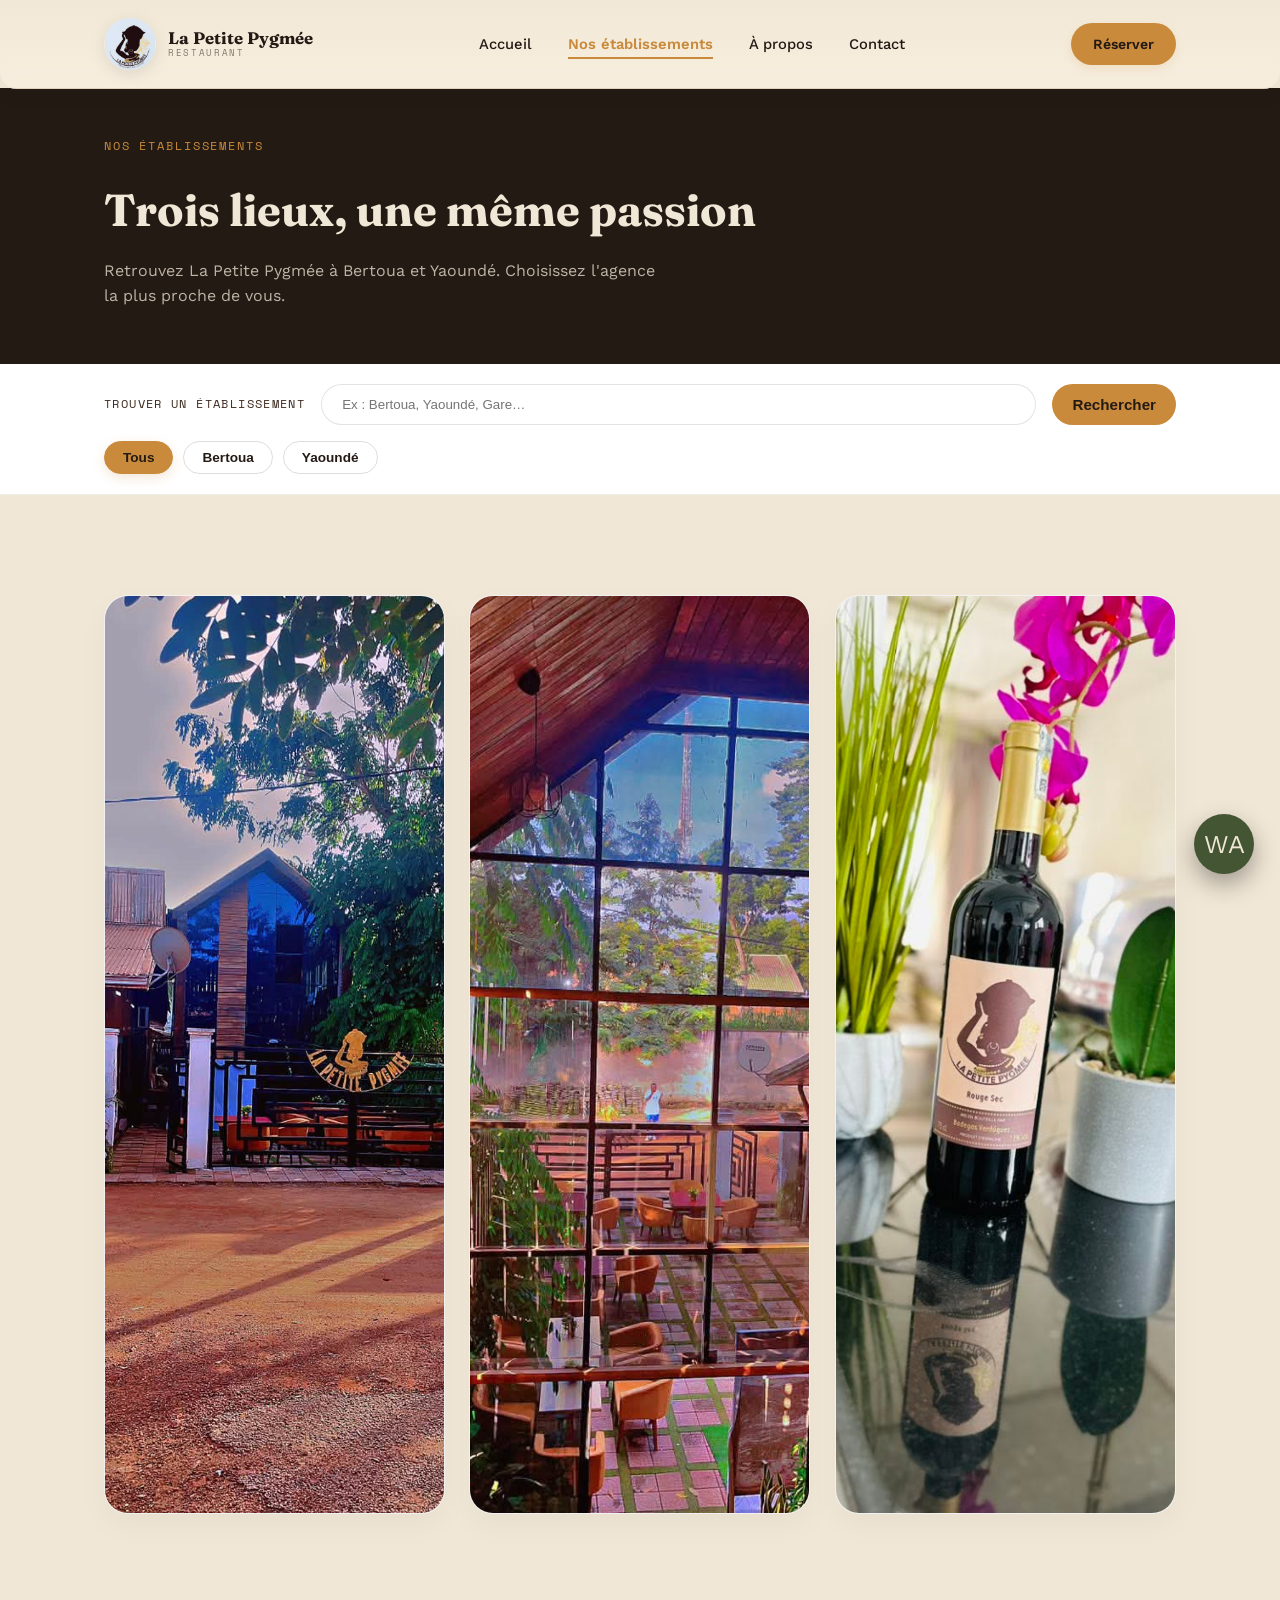
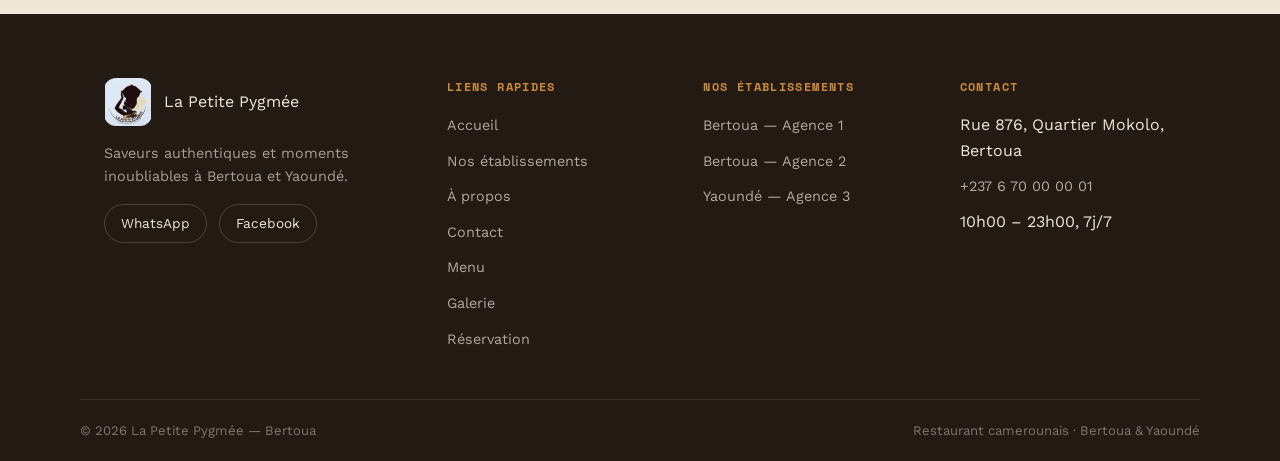
<file: pages/restaurants.html>
<!doctype html>
<html lang="fr">
<head>
  <meta charset="utf-8">
  <meta name="viewport" content="width=device-width,initial-scale=1">
  <title>Nos établissements — La Petite Pygmée</title>
  <link rel="preconnect" href="https://fonts.googleapis.com" />
  <link href="https://fonts.googleapis.com/css2?family=Fraunces:ital,opsz,wght@0,9..144,400;0,9..144,600;0,9..144,700;1,9..144,500&family=Work+Sans:wght@400;500;600&family=Space+Mono&display=swap" rel="stylesheet" />
  <link rel="stylesheet" href="../css/style.css">
</head>
<body data-page="restaurants">
  <div id="site-header"></div>

  <main class="page-main">
    <section class="page-hero">
      <div class="wrap">
        <span class="hero-eyebrow">Nos établissements</span>
        <h1>Trois lieux, une même passion</h1>
        <p>Retrouvez La Petite Pygmée à Bertoua et Yaoundé. Choisissez l'agence la plus proche de vous.</p>
      </div>
    </section>

    <section class="search-bar">
      <div class="wrap">
        <div class="search-bar-inner">
          <label for="establishment-search">Trouver un établissement</label>
          <input id="establishment-search" class="search-input" type="search" placeholder="Ex : Bertoua, Yaoundé, Gare…" />
          <button class="search-btn btn" type="button">Rechercher</button>
        </div>
        <div class="filter-buttons">
          <button class="filter-btn btn active" data-filter="all" type="button">Tous</button>
          <button class="filter-btn btn" data-filter="bertoua" type="button">Bertoua</button>
          <button class="filter-btn btn" data-filter="yaounde" type="button">Yaoundé</button>
        </div>
      </div>
    </section>

    <section class="presentation">
      <div class="wrap">
        <div class="establishments-grid">
          <div class="card">
            <img src="../1.jpg" alt="Bertoua — Agence 1">
            <div class="card-body">
              <span class="meta">Bertoua</span>
              <h3>Bertoua — Agence 1</h3>
              <div class="status-indicator" data-hours="10:00-23:00">Chargement...</div>
              <p>Quartier Nkoldbisson — 10h00 – 23h00 · +237 6 70 00 00 01</p>
              <div class="amenity-badges">
                <span class="amenity-badge">Terrasse</span>
                <span class="amenity-badge">Wifi</span>
                <span class="amenity-badge">Climatisation</span>
              </div>
              <div class="btn-row" style="margin-top: 16px; gap: 8px;">
                <a class="btn btn-primary" href="establishments/bertoua-agence-1.html" style="font-size: 0.85rem; padding: 10px 18px; border: none;">Voir plus</a>
                <a class="btn btn-outline" href="reservation.html?agency=bertoua-1" style="border-color:var(--wood-dark);color:var(--wood-dark); font-size: 0.85rem; padding: 10px 18px;">Réserver</a>
              </div>
            </div>
          </div>
          <div class="card">
            <img src="../3.jpg" alt="Bertoua — Agence 2">
            <div class="card-body">
              <span class="meta">Bertoua</span>
              <h3>Bertoua — Agence 2</h3>
              <p>Quartier Gare — 10h00 – 23h00 · +237 6 70 00 00 02</p>
              <div class="status-indicator" data-hours="10:00-23:00">Chargement...</div>
              <div class="amenity-badges">
                <span class="amenity-badge">Wifi</span>
                <span class="amenity-badge">Climatisation</span>
                <span class="amenity-badge">Parking</span>
              </div>
              <div class="btn-row" style="margin-top: 16px; gap: 8px;">
                <a class="btn btn-primary" href="establishments/bertoua-agence-2.html" style="font-size: 0.85rem; padding: 10px 18px; border: none;">Voir plus</a>
                <a class="btn btn-outline" href="reservation.html?agency=bertoua-2" style="border-color:var(--wood-dark);color:var(--wood-dark); font-size: 0.85rem; padding: 10px 18px;">Réserver</a>
              </div>
            </div>
          </div>
          <div class="card">
            <img src="../8.jpg" alt="Yaoundé — Agence 3">
            <div class="card-body">
              <span class="meta">Yaoundé</span>
              <h3>Yaoundé — Agence 3</h3>
              <div class="status-indicator" data-hours="10:00-23:00">Chargement...</div>
              <p>Quartier Bastos — 10h00 – 23h00 · +237 6 70 00 00 03</p>
              <div class="amenity-badges">
                <span class="amenity-badge">Terrasse</span>
                <span class="amenity-badge">Live Music</span>
                <span class="amenity-badge">Lounge</span>
              </div>
              <div class="btn-row" style="margin-top: 16px; gap: 8px;">
                <a class="btn btn-primary" href="establishments/yaounde-agence-3.html" style="font-size: 0.85rem; padding: 10px 18px; border: none;">Voir plus</a>
                <a class="btn btn-outline" href="reservation.html?agency=yaounde-3" style="border-color:var(--wood-dark);color:var(--wood-dark); font-size: 0.85rem; padding: 10px 18px;">Réserver</a>
              </div>
            </div>
          </div>
        </div>
      </div>
    </section>
  </main>

  <div id="site-footer"></div>
  <script src="../js/layout.js"></script>
  <script src="../js/main.js"></script>
</body>
</html>
</file>
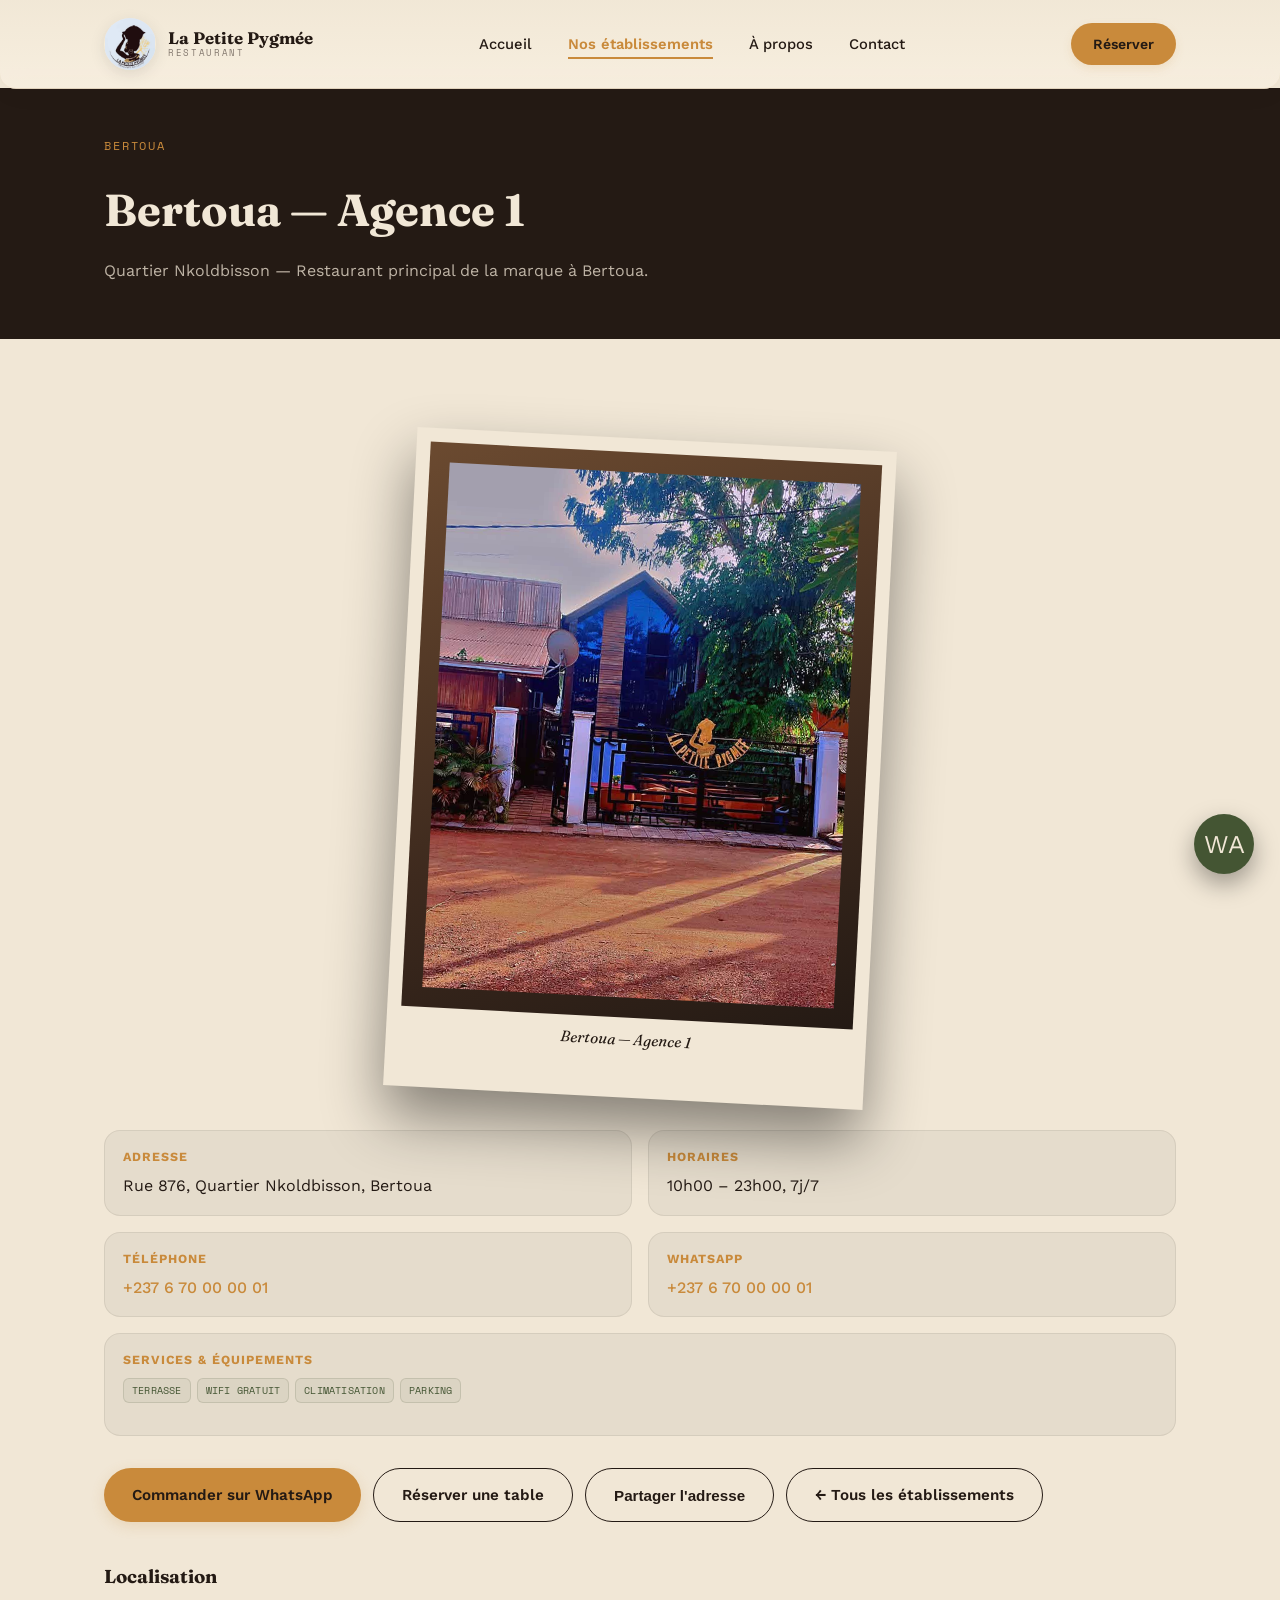
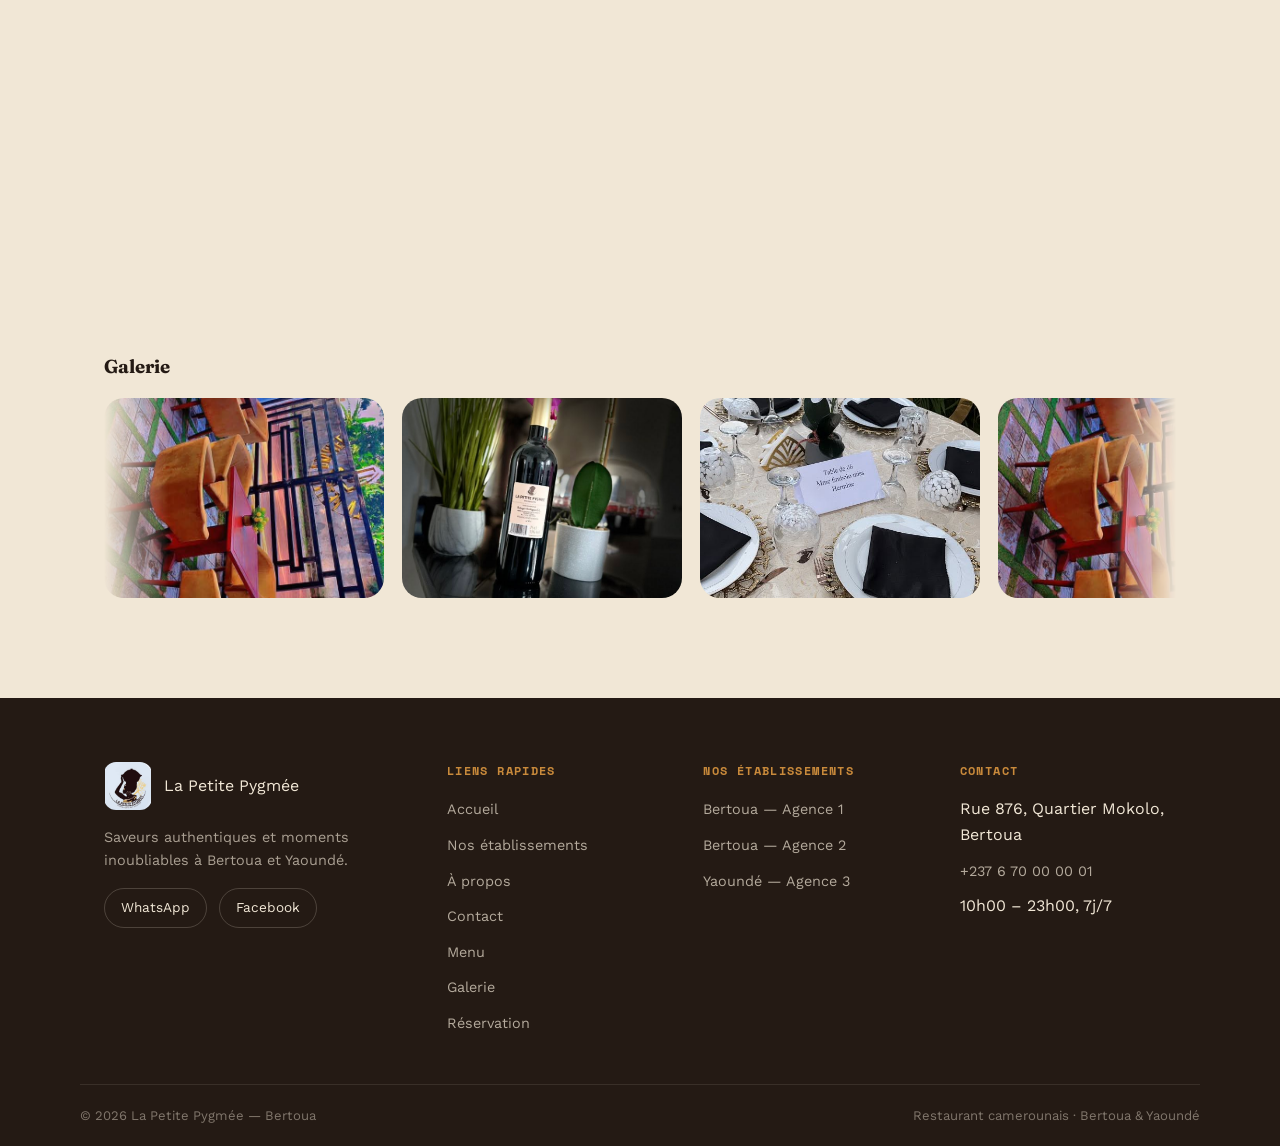
<file: pages/establishments/bertoua-agence-1.html>
<!doctype html>
<html lang="fr">
<head>
  <meta charset="utf-8">
  <meta name="viewport" content="width=device-width,initial-scale=1">
  <title>Bertoua — Agence 1 — La Petite Pygmée</title>
  <link rel="preconnect" href="https://fonts.googleapis.com" />
  <link href="https://fonts.googleapis.com/css2?family=Fraunces:ital,opsz,wght@0,9..144,400;0,9..144,600;0,9..144,700;1,9..144,500&family=Work+Sans:wght@400;500;600&family=Space+Mono&display=swap" rel="stylesheet" />
  <link rel="stylesheet" href="../../css/style.css">
</head>
<body data-page="restaurants">
  <div id="site-header"></div>

  <main class="page-main">
    <section class="page-hero">
      <div class="wrap">
        <span class="hero-eyebrow">Bertoua</span>
        <h1>Bertoua — Agence 1</h1>
        <p>Quartier Nkoldbisson — Restaurant principal de la marque à Bertoua.</p>
      </div>
    </section>

    <section class="presentation">
      <div class="wrap">
        <div class="hero-photo" style="max-width:480px;margin:0 auto 32px">
          <div class="photo-frame">
            <div class="ph"><img src="../../1.jpg" alt="Bertoua Agence 1"></div>
            <div class="cap">Bertoua — Agence 1</div>
          </div>
        </div>

        <div class="establishment-info">
          <div class="info-block"><strong>Adresse</strong>Rue 876, Quartier Nkoldbisson, Bertoua</div>
          <div class="info-block"><strong>Horaires</strong>10h00 – 23h00, 7j/7</div>
          <div class="info-block"><strong>Téléphone</strong><a href="tel:+237670000001" style="color:var(--ochre); font-weight: 500;">+237 6 70 00 00 01</a></div>
          <div class="info-block"><strong>WhatsApp</strong><a href="https://wa.me/237670000001" target="_blank" rel="noreferrer noopener" style="color:var(--ochre); font-weight: 500;">+237 6 70 00 00 01</a></div>
          <div class="info-block" style="grid-column: 1 / -1;">
            <strong>Services & Équipements</strong>
            <div class="amenity-badges" style="margin-top: 8px;">
              <span class="amenity-badge">Terrasse</span>
              <span class="amenity-badge">Wifi gratuit</span>
              <span class="amenity-badge">Climatisation</span>
              <span class="amenity-badge">Parking</span>
            </div>
          </div>
        </div>

        <div class="section-actions">
          <a href="https://wa.me/237670000001" class="btn btn-primary" target="_blank" rel="noreferrer noopener" style="border: none;">Commander sur WhatsApp</a>
          <a href="../reservation.html" class="btn btn-outline" style="border-color:var(--wood-dark);color:var(--wood-dark)">Réserver une table</a>
          <button class="btn btn-outline share-btn" style="border-color:var(--wood-dark);color:var(--wood-dark)">Partager l'adresse</button>
          <a href="../restaurants.html" class="btn btn-outline" style="border-color:var(--wood-dark);color:var(--wood-dark)">← Tous les établissements</a>
        </div>

        <h3 style="margin:40px 0 16px">Localisation</h3>
        <iframe class="map-embed" loading="lazy" title="Carte Bertoua Agence 1" src="https://www.google.com/maps?q=La+Petite+Pygm%C3%A9e+Bertoua&output=embed"></iframe>

        <h3 style="margin:40px 0 16px">Galerie</h3>
        <div class="marquee-wrap">
          <div class="marquee-track">
            <div class="g-item"><img src="../../2.jpg" alt="Salle"></div>
            <div class="g-item"><img src="../../7.jpg" alt="Terrasse"></div>
            <div class="g-item"><img src="../../9.jpg" alt="Ambiance"></div>
            <div class="g-item"><img src="../../2.jpg" alt="Salle"></div>
            <div class="g-item"><img src="../../7.jpg" alt="Terrasse"></div>
            <div class="g-item"><img src="../../9.jpg" alt="Ambiance"></div>
          </div>
        </div>
      </div>
    </section>
  </main>

  <div id="site-footer"></div>
  <script src="../../js/layout.js"></script>
  <script src="../../js/main.js"></script>
</body>
</html>
</file>
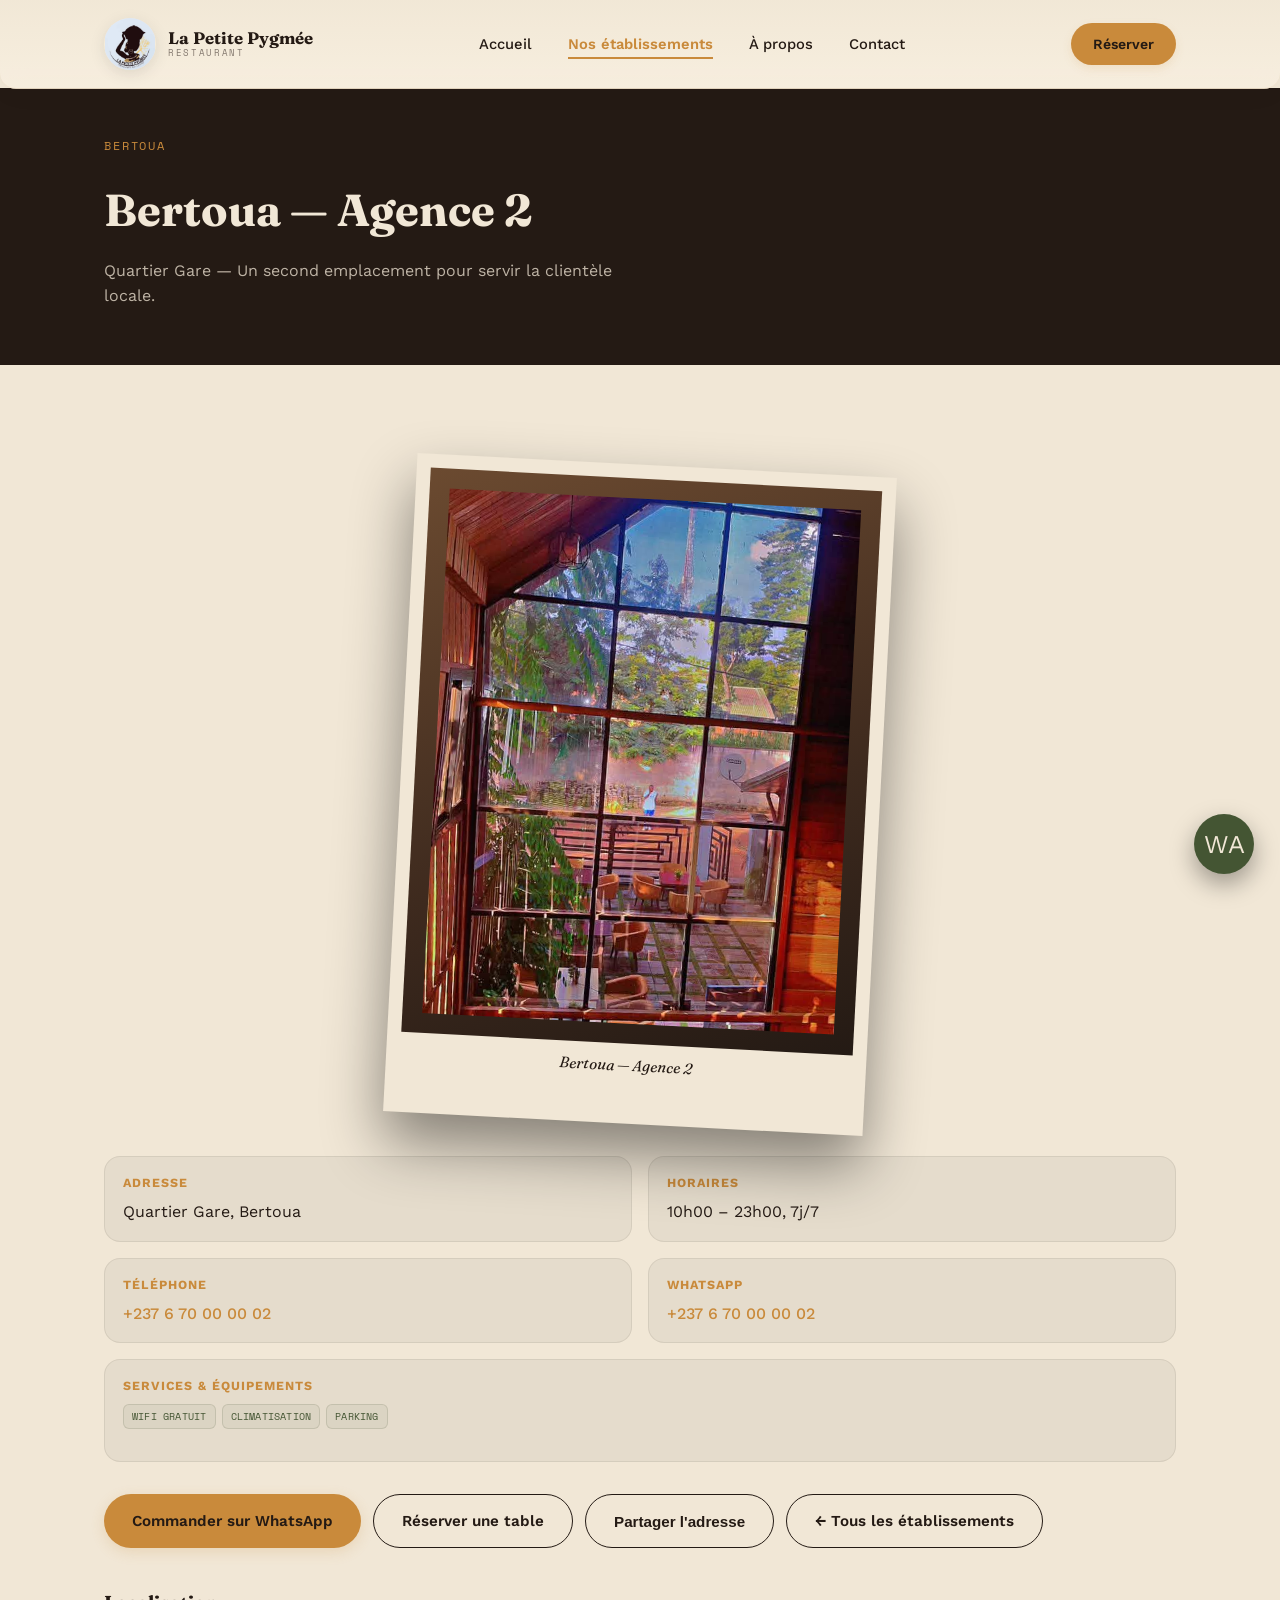
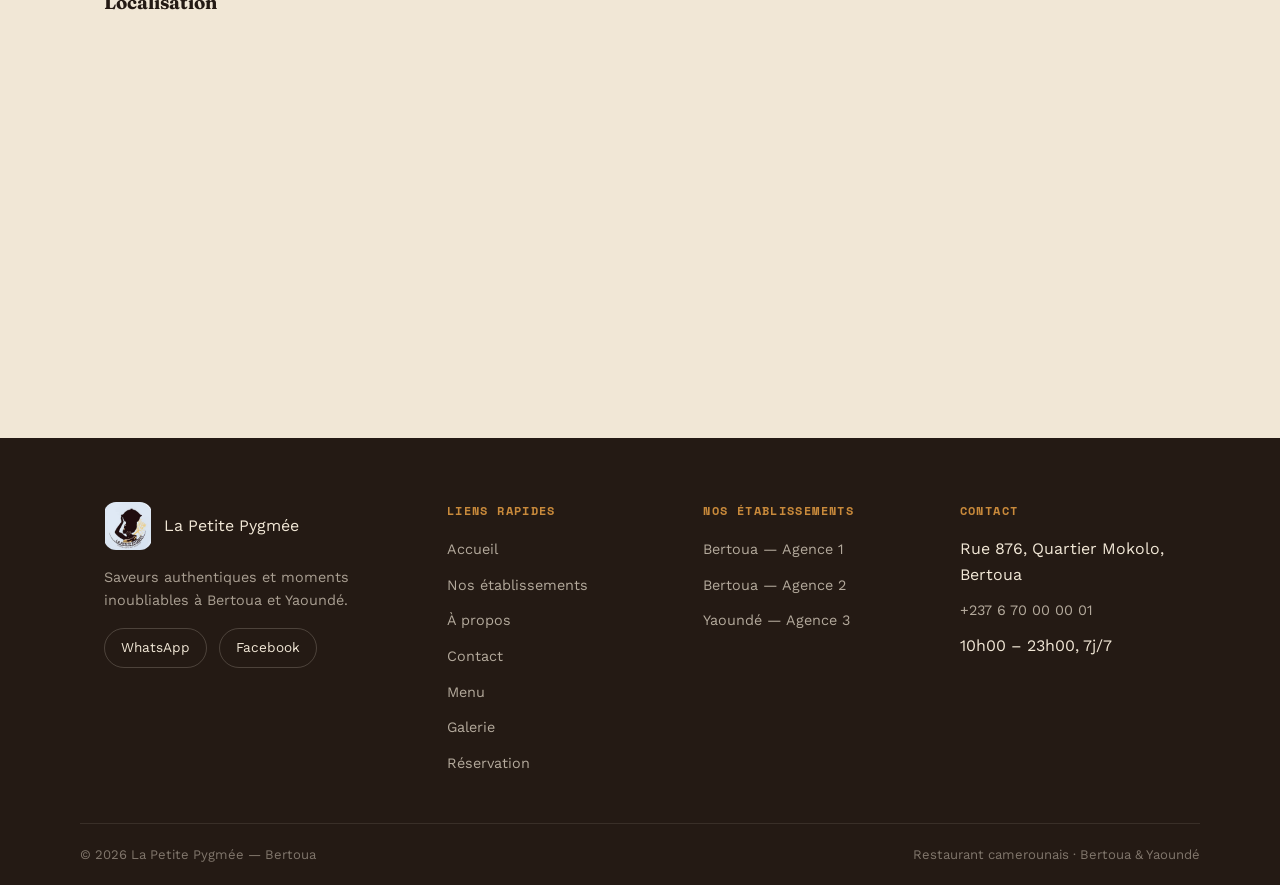
<file: pages/establishments/bertoua-agence-2.html>
<!doctype html>
<html lang="fr">
<head>
  <meta charset="utf-8">
  <meta name="viewport" content="width=device-width,initial-scale=1">
  <title>Bertoua — Agence 2 — La Petite Pygmée</title>
  <link rel="preconnect" href="https://fonts.googleapis.com" />
  <link href="https://fonts.googleapis.com/css2?family=Fraunces:ital,opsz,wght@0,9..144,400;0,9..144,600;0,9..144,700;1,9..144,500&family=Work+Sans:wght@400;500;600&family=Space+Mono&display=swap" rel="stylesheet" />
  <link rel="stylesheet" href="../../css/style.css">
</head>
<body data-page="restaurants">
  <div id="site-header"></div>

  <main class="page-main">
    <section class="page-hero">
      <div class="wrap">
        <span class="hero-eyebrow">Bertoua</span>
        <h1>Bertoua — Agence 2</h1>
        <p>Quartier Gare — Un second emplacement pour servir la clientèle locale.</p>
      </div>
    </section>

    <section class="presentation">
      <div class="wrap">
        <div class="hero-photo" style="max-width:480px;margin:0 auto 32px">
          <div class="photo-frame">
            <div class="ph"><img src="../../3.jpg" alt="Bertoua Agence 2"></div>
            <div class="cap">Bertoua — Agence 2</div>
          </div>
        </div>

        <div class="establishment-info">
          <div class="info-block"><strong>Adresse</strong>Quartier Gare, Bertoua</div>
          <div class="info-block"><strong>Horaires</strong>10h00 – 23h00, 7j/7</div>
          <div class="info-block"><strong>Téléphone</strong><a href="tel:+237670000002" style="color:var(--ochre); font-weight: 500;">+237 6 70 00 00 02</a></div>
          <div class="info-block"><strong>WhatsApp</strong><a href="https://wa.me/237670000002" target="_blank" rel="noreferrer noopener" style="color:var(--ochre); font-weight: 500;">+237 6 70 00 00 02</a></div>
          <div class="info-block" style="grid-column: 1 / -1;">
            <strong>Services & Équipements</strong>
            <div class="amenity-badges" style="margin-top: 8px;">
              <span class="amenity-badge">Wifi gratuit</span>
              <span class="amenity-badge">Climatisation</span>
              <span class="amenity-badge">Parking</span>
            </div>
          </div>
        </div>

        <div class="section-actions">
          <a href="https://wa.me/237670000002" class="btn btn-primary" target="_blank" rel="noreferrer noopener" style="border: none;">Commander sur WhatsApp</a>
          <a href="../reservation.html" class="btn btn-outline" style="border-color:var(--wood-dark);color:var(--wood-dark)">Réserver une table</a>
          <button class="btn btn-outline share-btn" style="border-color:var(--wood-dark);color:var(--wood-dark)">Partager l'adresse</button>
          <a href="../restaurants.html" class="btn btn-outline" style="border-color:var(--wood-dark);color:var(--wood-dark)">← Tous les établissements</a>
        </div>

        <h3 style="margin:40px 0 16px">Localisation</h3>
        <iframe class="map-embed" loading="lazy" title="Carte Bertoua Agence 2" src="https://www.google.com/maps?q=Bertoua+Gare&output=embed"></iframe>
      </div>
    </section>
  </main>

  <div id="site-footer"></div>
  <script src="../../js/layout.js"></script>
  <script src="../../js/main.js"></script>
</body>
</html>
</file>
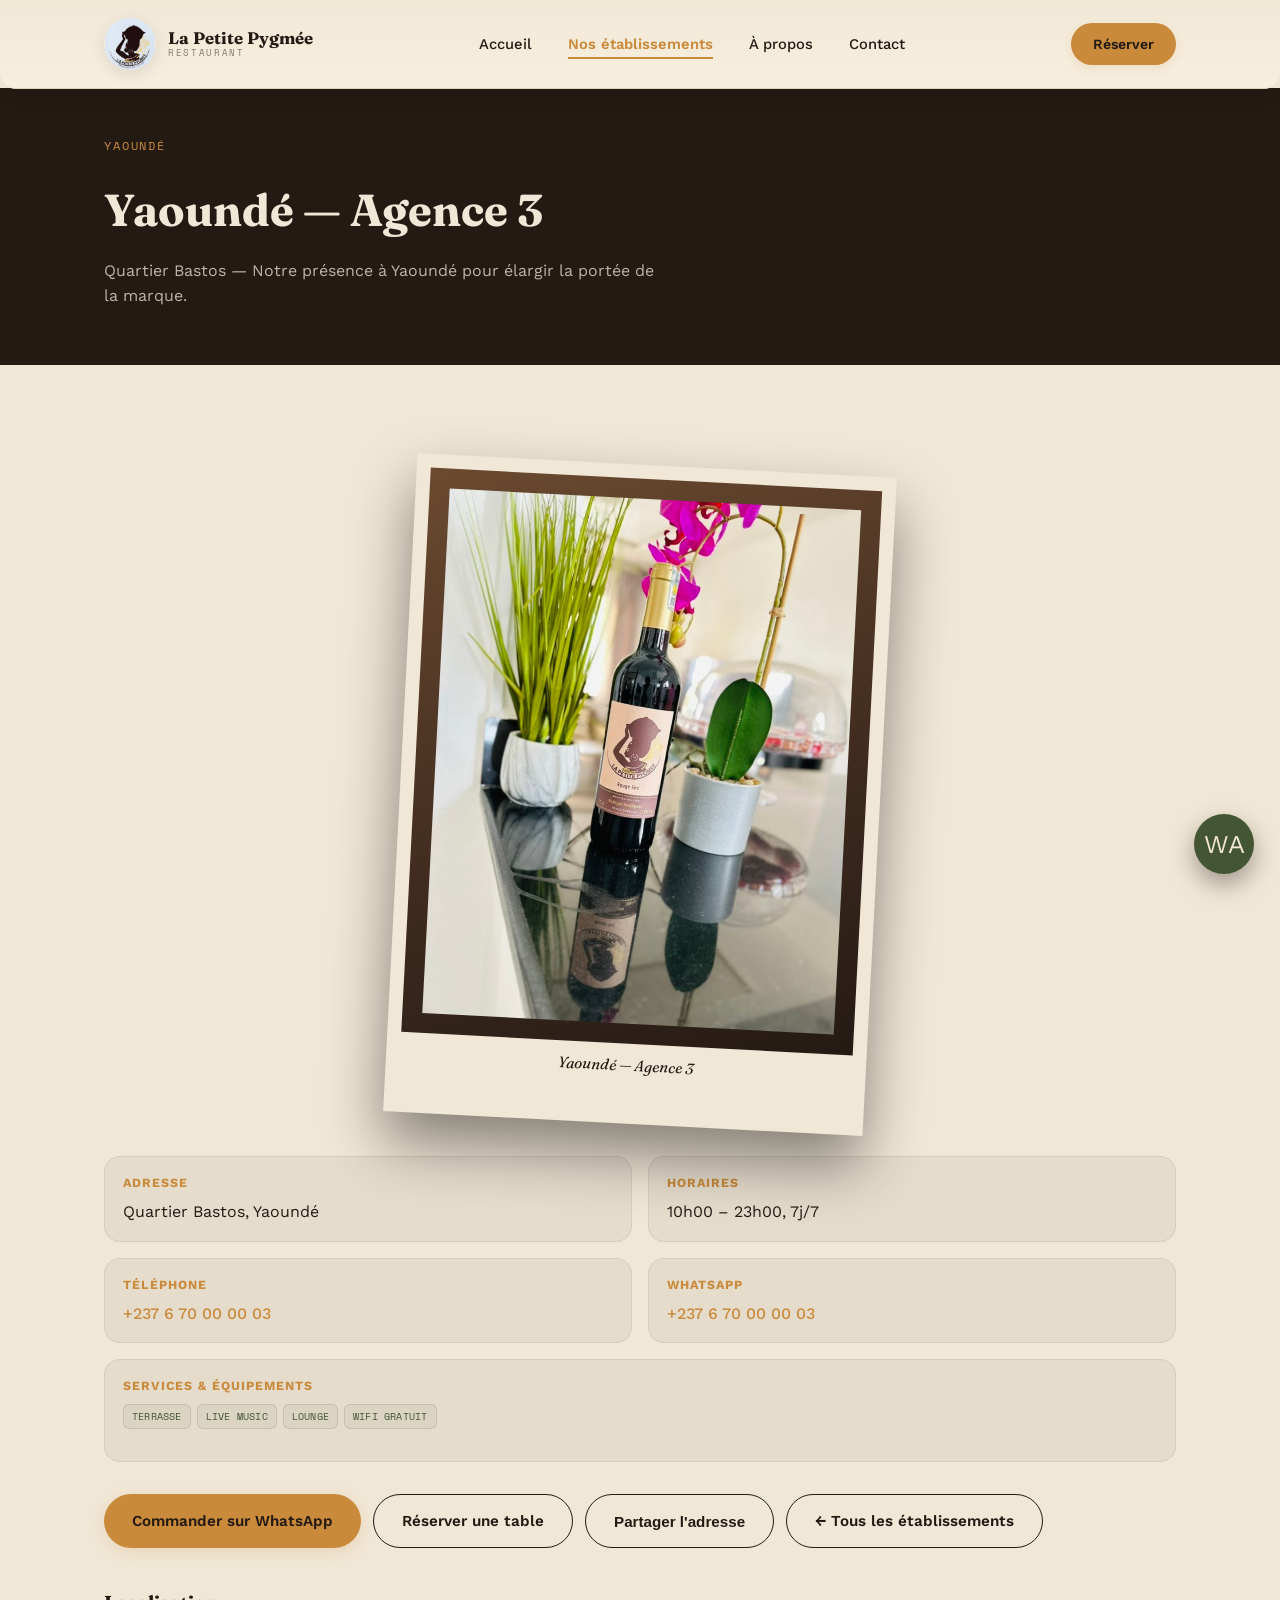
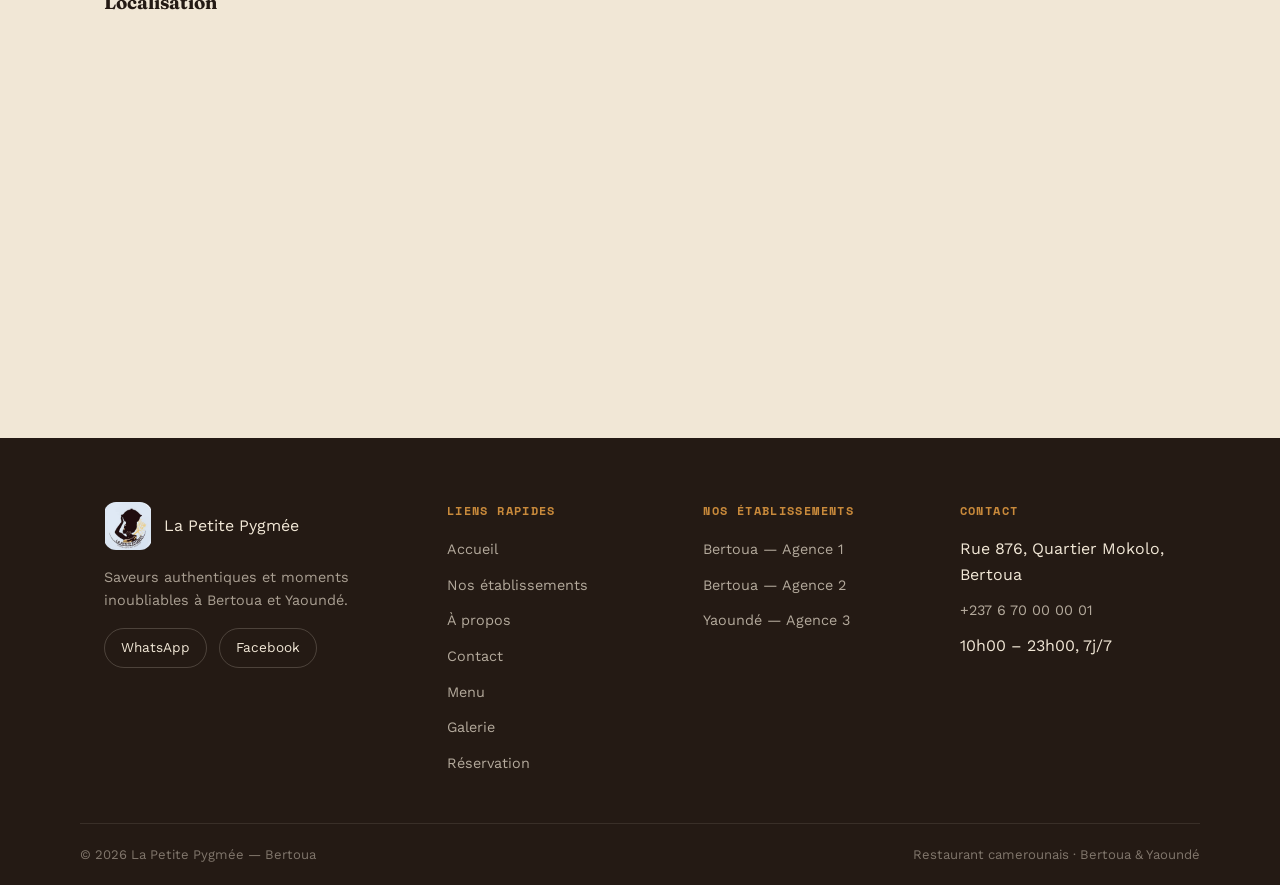
<file: pages/establishments/yaounde-agence-3.html>
<!doctype html>
<html lang="fr">
<head>
  <meta charset="utf-8">
  <meta name="viewport" content="width=device-width,initial-scale=1">
  <title>Yaoundé — Agence 3 — La Petite Pygmée</title>
  <link rel="preconnect" href="https://fonts.googleapis.com" />
  <link href="https://fonts.googleapis.com/css2?family=Fraunces:ital,opsz,wght@0,9..144,400;0,9..144,600;0,9..144,700;1,9..144,500&family=Work+Sans:wght@400;500;600&family=Space+Mono&display=swap" rel="stylesheet" />
  <link rel="stylesheet" href="../../css/style.css">
</head>
<body data-page="restaurants">
  <div id="site-header"></div>

  <main class="page-main">
    <section class="page-hero">
      <div class="wrap">
        <span class="hero-eyebrow">Yaoundé</span>
        <h1>Yaoundé — Agence 3</h1>
        <p>Quartier Bastos — Notre présence à Yaoundé pour élargir la portée de la marque.</p>
      </div>
    </section>

    <section class="presentation">
      <div class="wrap">
        <div class="hero-photo" style="max-width:480px;margin:0 auto 32px">
          <div class="photo-frame">
            <div class="ph"><img src="../../8.jpg" alt="Yaoundé Agence 3"></div>
            <div class="cap">Yaoundé — Agence 3</div>
          </div>
        </div>

        <div class="establishment-info">
          <div class="info-block"><strong>Adresse</strong>Quartier Bastos, Yaoundé</div>
          <div class="info-block"><strong>Horaires</strong>10h00 – 23h00, 7j/7</div>
          <div class="info-block"><strong>Téléphone</strong><a href="tel:+237670000003" style="color:var(--ochre); font-weight: 500;">+237 6 70 00 00 03</a></div>
          <div class="info-block"><strong>WhatsApp</strong><a href="https://wa.me/237670000003" target="_blank" rel="noreferrer noopener" style="color:var(--ochre); font-weight: 500;">+237 6 70 00 00 03</a></div>
          <div class="info-block" style="grid-column: 1 / -1;">
            <strong>Services & Équipements</strong>
            <div class="amenity-badges" style="margin-top: 8px;">
              <span class="amenity-badge">Terrasse</span>
              <span class="amenity-badge">Live Music</span>
              <span class="amenity-badge">Lounge</span>
              <span class="amenity-badge">Wifi gratuit</span>
            </div>
          </div>
        </div>

        <div class="section-actions">
          <a href="https://wa.me/237670000003" class="btn btn-primary" target="_blank" rel="noreferrer noopener" style="border: none;">Commander sur WhatsApp</a>
          <a href="../reservation.html" class="btn btn-outline" style="border-color:var(--wood-dark);color:var(--wood-dark)">Réserver une table</a>
          <button class="btn btn-outline share-btn" style="border-color:var(--wood-dark);color:var(--wood-dark)">Partager l'adresse</button>
          <a href="../restaurants.html" class="btn btn-outline" style="border-color:var(--wood-dark);color:var(--wood-dark)">← Tous les établissements</a>
        </div>

        <h3 style="margin:40px 0 16px">Localisation</h3>
        <iframe class="map-embed" loading="lazy" title="Carte Yaoundé Agence 3" src="https://www.google.com/maps?q=Yaounde+Bastos&output=embed"></iframe>
      </div>
    </section>
  </main>

  <div id="site-footer"></div>
  <script src="../../js/layout.js"></script>
  <script src="../../js/main.js"></script>
</body>
</html>
</file>
<file: css/style.css>
:root {
    --wood: #3e2a1e;
    --wood-dark: #241a14;
    --ochre: #c98a3b;
    --cream: #f1e7d6;
    --green: #445533;
    --text-dark: #241a14;
    --text-light: #f1e7d6;
}
*{margin:0;padding:0;box-sizing:border-box}
html{scroll-behavior:smooth}
body{font-family:"Work Sans",sans-serif;background:var(--cream);color:var(--text-dark);line-height:1.6;overflow-x:hidden}
h1,h2,h3{font-family:"Fraunces",serif;font-weight:700}
a{color:inherit;text-decoration:none}
.eyebrow{font-family:"Space Mono",monospace;font-size:0.72rem;letter-spacing:0.15em;text-transform:uppercase;color:var(--ochre)}
.wrap{max-width:1120px;margin:0 auto;padding:0 24px}
/* Header / Hero logo styles */
.site-header {
    position: fixed;
    top: 0;
    left: 0;
    right: 0;
    z-index: 60;
    background: linear-gradient(180deg, rgba(241, 231, 214, 0.85) 0%, rgba(248, 239, 224, 0.85) 100%);
    backdrop-filter: blur(12px);
    -webkit-backdrop-filter: blur(12px);
    border-bottom: 1.5px solid rgba(201, 138, 59, 0.08);
    border-bottom-left-radius: 16px;
    border-bottom-right-radius: 16px;
    box-shadow: 0 4px 30px rgba(36, 26, 20, 0.03);
    transition: background 0.3s ease, box-shadow 0.3s ease, border-color 0.3s ease;
}
.site-header.scrolled {
    background: linear-gradient(180deg, rgba(241, 231, 214, 0.96) 0%, rgba(248, 239, 224, 0.96) 100%);
    box-shadow: 0 10px 30px rgba(36, 26, 20, 0.08);
    border-color: rgba(201, 138, 59, 0.15);
}
.site-header .logo {
    display: flex;
    align-items: center;
    gap: 12px;
    color: var(--wood);
    font-family: "Fraunces", serif;
    flex-shrink: 0;
    transition: transform 0.3s cubic-bezier(0.25, 0.8, 0.25, 1);
}
.site-header .logo:hover {
    transform: scale(1.02);
}
.site-header .logo img {
    width: 52px;
    height: 52px;
    border-radius: 50%;
    object-fit: contain;
    box-shadow: 0 4px 16px rgba(0,0,0,0.1);
    transition: transform 0.4s ease;
}
.site-header .logo:hover img {
    transform: rotate(5deg);
    border-color: var(--ochre);
}
.site-header .brand-wrap {
    display: flex;
    flex-direction: column;
    line-height: 1.15;
}
.site-header .brand {
    font-weight: 700;
    color: var(--wood-dark);
    font-size: 1.05rem;
    font-family: "Fraunces", serif;
}
.site-header .brand-tagline {
    font-family: "Space Mono", monospace;
    font-size: 0.58rem;
    letter-spacing: 0.18em;
    text-transform: uppercase;
    color: rgba(36,26,20,0.55);
}
.site-header .header-inner {
    display: flex;
    align-items: center;
    justify-content: space-between;
    gap: 24px;
    padding: 18px 24px;
    transition: padding 0.3s ease;
}
.site-header.scrolled .header-inner {
    padding: 10px 24px;
}
.site-header .main-nav {
    flex: 1;
    display: flex;
    justify-content: center;
}
.site-header .main-nav ul {
    list-style: none;
    display: flex;
    gap: 8px;
    margin: 0;
    padding: 0;
}
.site-header .main-nav a {
    color: var(--wood-dark);
    text-decoration: none;
    padding: 8px 14px;
    border-radius: 10px;
    font-size: 0.92rem;
    font-weight: 500;
    position: relative;
    transition: color 0.3s ease, background 0.3s ease;
}
.site-header .main-nav a::after {
    content: '';
    position: absolute;
    bottom: 2px;
    left: 14px;
    right: 14px;
    height: 2px;
    background-color: var(--ochre);
    transform: scaleX(0);
    transition: transform 0.3s cubic-bezier(0.25, 0.8, 0.25, 1);
    transform-origin: right;
}
.site-header .main-nav a:hover {
    color: var(--ochre);
}
.site-header .main-nav a:hover::after,
.site-header .main-nav a.active::after {
    transform: scaleX(1);
    transform-origin: left;
}
.site-header .header-actions {
    display: flex;
    gap: 8px;
    align-items: center;
    flex-shrink: 0;
}

.hero-logo {
    padding-top: 92px;
    padding-bottom: 24px;
}
.hero-logo-inner {
    display: flex;
    flex-direction: column;
    align-items: center;
    justify-content: center;
    gap: 12px;
}
.hero-logo-img {
    width: 180px;
    height: 180px;
    object-fit: contain;
    border-radius: 20px;
    box-shadow: 0 18px 40px rgba(36, 26, 20, 0.12);
}
.hero-phrase {
    margin: 0;
    color: var(--wood-dark);
    font-weight: 700;
    font-size: 1.1rem;
    text-transform: capitalize;
}

/* HERO */
.hero{position:relative;min-height:100vh;display:flex;align-items:center;justify-content:center;padding-top:72px;overflow:hidden}
.hero--centered{text-align:center}
.hero-bg{position:absolute;inset:0;z-index:0}
.hero-bg img{width:100%;height:100%;object-fit:cover;object-position:center}
.hero-overlay{position:absolute;inset:0;z-index:1;background:linear-gradient(180deg,rgba(36,26,20,0.72) 0%,rgba(36,26,20,0.85) 50%,rgba(36,26,20,0.92) 100%)}
.hero-centered{position:relative;z-index:2;display:flex;flex-direction:column;align-items:center;padding:48px 24px 80px;max-width:720px}
.hero-logo-center{width:140px;height:140px;border-radius:50%;object-fit:contain;box-shadow:0 16px 48px rgba(0,0,0,0.35);margin-bottom:28px}
.hero-welcome{font-family:"Fraunces",serif;font-style:italic;font-size:clamp(1.1rem,2.5vw,1.5rem);color:var(--ochre);margin-bottom:8px}
.hero--centered h1{color:var(--cream);font-size:clamp(2.2rem,6vw,3.8rem);line-height:1.05;margin-bottom:20px;letter-spacing:0.02em;text-transform:uppercase}
.hero--centered p.lead{color:rgba(241,231,214,0.82);font-size:clamp(0.95rem,2vw,1.08rem);max-width:540px;margin:0 auto 36px;line-height:1.7}
.hero-cta{justify-content:center}
.hero::before{content:none}
.hero-grid{display:grid;grid-template-columns:1.1fr 0.9fr;gap:56px;align-items:center;position:relative;z-index:2}
.hero-eyebrow{color:var(--ochre);font-family:"Space Mono",monospace;font-size:0.78rem;letter-spacing:0.15em;text-transform:uppercase;margin-bottom:18px;display:block}
.hero h1 em{color:var(--ochre);font-style:italic}
.hero p.lead{color:rgba(241,231,214,0.75);font-size:1.08rem;max-width:460px;margin-bottom:32px}
.btn-row {
    display: flex;
    gap: 16px;
    flex-wrap: wrap;
}
.btn {
    display: inline-flex;
    align-items: center;
    justify-content: center;
    gap: 10px;
    padding: 14px 28px;
    border-radius: 999px;
    font-weight: 600;
    font-size: 0.95rem;
    transition: transform 0.3s cubic-bezier(0.25, 0.8, 0.25, 1), box-shadow 0.3s cubic-bezier(0.25, 0.8, 0.25, 1), background-color 0.3s ease, border-color 0.3s ease, color 0.3s ease;
    cursor: pointer;
}
.btn:hover {
    transform: translateY(-3px);
}
.btn-primary {
    background: var(--ochre);
    color: var(--wood-dark);
    box-shadow: 0 4px 14px rgba(201, 138, 59, 0.2);
}
.btn-primary:hover {
    background: #db9c4b;
    box-shadow: 0 6px 20px rgba(201, 138, 59, 0.4);
}
.btn-outline {
    border: 1.5px solid rgba(241, 231, 214, 0.4);
    color: var(--cream);
    background: transparent;
}
.btn-outline:hover {
    background: rgba(241, 231, 214, 0.1);
    border-color: var(--cream);
    box-shadow: 0 6px 20px rgba(241, 231, 214, 0.15);
}
.hero-badges{display:flex;flex-wrap:wrap;gap:12px;margin-top:24px}
.hero-badges span{padding:8px 12px;border-radius:999px;background:rgba(255,255,255,0.08);color:rgba(241,231,214,0.82);font-size:0.8rem;border:1px solid rgba(241,231,214,0.16)}
.hero-photo {
    position: relative;
}
@keyframes float {
    0% { transform: rotate(3deg) translateY(0px); }
    50% { transform: rotate(3deg) translateY(-8px); }
    100% { transform: rotate(3deg) translateY(0px); }
}
.photo-frame {
    background: var(--cream);
    padding: 14px 14px 46px 14px;
    transform: rotate(3deg);
    box-shadow: 0 30px 60px rgba(0,0,0,0.45);
    animation: float 6s ease-in-out infinite;
}
.photo-frame .ph {
    aspect-ratio: 4/5;
    background: linear-gradient(160deg,#6b4a30,#3e2a1e 60%,#241a14);
    display: flex;
    align-items: center;
    justify-content: center;
    flex-direction: column;
    gap: 8px;
    color: rgba(241,231,214,0.55);
    font-family: "Space Mono",monospace;
    font-size: 0.78rem;
    text-align: center;
    padding: 20px;
    overflow: hidden;
}
.photo-frame .cap {
    font-family: "Fraunces",serif;
    font-style: italic;
    color: var(--wood-dark);
    font-size: 0.95rem;
    text-align: center;
    margin-top: 10px;
}
@keyframes float-stamp {
    0% { transform: rotate(12deg) translateY(0px); }
    50% { transform: rotate(12deg) translateY(-6px) translateX(3px); }
    100% { transform: rotate(12deg) translateY(0px); }
}
.stamp {
    position: absolute;
    top: -26px;
    right: -20px;
    width: 110px;
    height: 110px;
    border-radius: 50%;
    background: var(--green);
    display: flex;
    align-items: center;
    justify-content: center;
    flex-direction: column;
    color: var(--cream);
    transform: rotate(12deg);
    box-shadow: 0 10px 24px rgba(0,0,0,0.35);
    font-family: "Space Mono",monospace;
    animation: float-stamp 5s ease-in-out infinite;
}
.stamp b {
    font-family: "Fraunces",serif;
    font-size: 1.5rem;
}
.stamp small {
    font-size: 0.6rem;
    letter-spacing: 0.05em;
}

section{padding:100px 0}
.section-head{max-width:600px;margin-bottom:56px}
.presentation{background:var(--cream)}
.pres-grid{display:grid;grid-template-columns:0.85fr 1.15fr;gap:64px;align-items:center}
.pres-photo .ph{aspect-ratio:1/1;background:linear-gradient(160deg,#caa06b,#8a5a34 70%);display:flex;align-items:center;justify-content:center;color:rgba(36,26,20,0.55);font-family:"Space Mono",monospace;font-size:0.78rem;text-align:center;padding:20px;overflow:hidden}
.quote{font-family:"Fraunces",serif;font-style:italic;font-size:1.4rem;line-height:1.5;color:var(--wood-dark);position:relative;padding-left:36px;margin:28px 0}
.quote::before{content:"“";position:absolute;left:-6px;top:-14px;font-size:3.2rem;color:var(--ochre);font-family:"Fraunces",serif}
.about-points{display:grid;grid-template-columns:repeat(2,minmax(0,1fr));gap:16px;margin-top:24px}
.signature-card{margin-top:24px;background:linear-gradient(135deg,rgba(201,138,59,0.16),rgba(68,85,51,0.08));border:1px solid rgba(36,26,20,0.08);padding:20px 22px;border-radius:24px}
.about-points .point{background:rgba(36,26,20,0.05);border:1px solid rgba(36,26,20,0.08);padding:16px 18px;border-radius:20px}
.establishments-grid {
    display: grid;
    grid-template-columns: repeat(3, 1fr);
    gap: 24px;
}
.card {
    background: #fff;
    border: 1px solid rgba(36, 26, 20, 0.06);
    border-radius: 24px;
    overflow: hidden;
    box-shadow: 0 12px 30px rgba(36, 26, 20, 0.04);
    transition: transform 0.4s cubic-bezier(0.25, 0.8, 0.25, 1), box-shadow 0.4s cubic-bezier(0.25, 0.8, 0.25, 1);
}
.card:hover {
    transform: translateY(-6px);
    box-shadow: 0 20px 40px rgba(36, 26, 20, 0.12);
}
.card img {
    width: 100%;
    height: 220px;
    object-fit: cover;
    display: block;
    transition: transform 0.6s cubic-bezier(0.25, 0.8, 0.25, 1);
}
.card:hover img {
    transform: scale(1.06);
}
.card-body {
    padding: 24px;
}
.card h3 {
    font-size: 1.25rem;
    margin-bottom: 8px;
}
.card p {
    color: rgba(36, 26, 20, 0.75);
    margin-bottom: 12px;
}
.card .meta {
    font-family: "Space Mono", monospace;
    font-size: 0.8rem;
    color: var(--green);
    margin-bottom: 10px;
    display: block;
}
.feature-card, .event-card {
    background: rgba(255, 255, 255, 0.95);
    border-radius: 24px;
    padding: 24px;
    border: 1px solid rgba(36, 26, 20, 0.06);
    box-shadow: 0 10px 25px rgba(36, 26, 20, 0.03);
    transition: transform 0.4s cubic-bezier(0.25, 0.8, 0.25, 1), box-shadow 0.4s cubic-bezier(0.25, 0.8, 0.25, 1), border-color 0.4s ease;
}
.feature-card:hover, .event-card:hover {
    transform: translateY(-5px);
    box-shadow: 0 16px 32px rgba(36, 26, 20, 0.08);
    border-color: rgba(201, 138, 59, 0.3);
}
.menu{background:var(--wood-dark);color:var(--cream)}
.menu .section-head h2{color:var(--cream)}
.marquee-wrap{overflow:hidden;-webkit-mask-image:linear-gradient(90deg,transparent,#000 6%,#000 94%,transparent);mask-image:linear-gradient(90deg,transparent,#000 6%,#000 94%,transparent)}
.marquee-track{display:flex;gap:18px;width:max-content;animation:scroll-left 32s linear infinite}
@keyframes scroll-left{from{transform:translateX(0)}to{transform:translateX(-50%)}}
.avis{background:var(--cream)}
.avis-grid{display:grid;grid-template-columns:repeat(3,1fr);gap:28px}
.avis-card{background:#fff;border:1px solid rgba(36,26,20,0.08);padding:32px 28px;position:relative;box-shadow:0 12px 30px rgba(36,26,20,0.06)}
@keyframes pulse {
    0% {
        box-shadow: 0 10px 24px rgba(0, 0, 0, 0.35), 0 0 0 0 rgba(68, 85, 51, 0.4);
    }
    70% {
        box-shadow: 0 10px 24px rgba(0, 0, 0, 0.35), 0 0 0 12px rgba(68, 85, 51, 0);
    }
    100% {
        box-shadow: 0 10px 24px rgba(0, 0, 0, 0.35), 0 0 0 0 rgba(68, 85, 51, 0);
    }
}
.wa-float {
    position: fixed;
    bottom: 26px;
    right: 26px;
    z-index: 60;
    width: 60px;
    height: 60px;
    border-radius: 50%;
    background: var(--green);
    display: flex;
    align-items: center;
    justify-content: center;
    box-shadow: 0 10px 24px rgba(0,0,0,0.35);
    color: var(--cream);
    font-size: 1.6rem;
    animation: pulse 2.5s infinite;
    transition: transform 0.3s cubic-bezier(0.25, 0.8, 0.25, 1), background-color 0.3s ease;
}
.wa-float:hover {
    transform: scale(1.1) rotate(5deg);
    background-color: #52673d;
}
/* Page layout (sub-pages) */
.page-main{padding-top:88px;min-height:60vh}
.page-hero{background:var(--wood-dark);padding:48px 0 56px;color:var(--cream)}
.page-hero h1{font-size:clamp(2rem,4vw,2.8rem);margin-bottom:12px}
.page-hero p{color:rgba(241,231,214,0.75);max-width:560px}

/* Search bar */
.search-bar{background:#fff;border-bottom:1px solid rgba(36,26,20,0.08);padding:20px 0;margin-top:-1px;position:relative;z-index:5}
.search-bar-inner{display:flex;align-items:center;gap:16px;flex-wrap:wrap}
.search-bar label{font-family:"Space Mono",monospace;font-size:0.72rem;letter-spacing:0.12em;text-transform:uppercase;color:var(--wood);white-space:nowrap}
.search-bar .search-input {
    flex: 1;
    min-width: 200px;
    margin: 0;
    padding: 12px 20px;
    border-radius: 999px;
    border: 1.5px solid rgba(36, 26, 20, 0.12);
    background: #fff;
    color: var(--wood-dark);
    transition: all 0.3s cubic-bezier(0.25, 0.8, 0.25, 1);
    outline: none;
}
.search-bar .search-input:hover {
    border-color: rgba(36, 26, 20, 0.25);
}
.search-bar .search-input:focus {
    border-color: var(--ochre);
    box-shadow: 0 0 0 4px rgba(201, 138, 59, 0.15);
}
.search-bar .search-btn {
    padding: 12px 20px;
    border-radius: 999px;
    background: var(--ochre);
    color: var(--wood-dark);
    border: none;
    font-weight: 600;
    cursor: pointer;
}

/* Header refinements */
.site-header .main-nav a.active {
    color: var(--ochre);
    font-weight: 600;
}
.btn-reserve {
    padding: 10px 22px;
    border-radius: 999px;
    background: var(--ochre);
    border: none;
    color: var(--wood-dark);
    font-weight: 600;
    font-size: 0.88rem;
    white-space: nowrap;
    box-shadow: 0 4px 10px rgba(201, 138, 59, 0.15);
    transition: all 0.3s cubic-bezier(0.25, 0.8, 0.25, 1);
}
.btn-reserve:hover {
    background: #db9c4b;
    color: var(--wood-dark);
    box-shadow: 0 6px 14px rgba(201, 138, 59, 0.35);
    transform: translateY(-2px);
}
.nav-toggle {
    display: none;
    color: var(--wood-dark);
    font-size: 0.88rem;
    background: none;
    border: 1px solid rgba(36, 26, 20, 0.15);
    border-radius: 999px;
    padding: 8px 14px;
    cursor: pointer;
    transition: background-color 0.2s ease, border-color 0.2s ease;
}
.nav-toggle:hover {
    background-color: rgba(36, 26, 20, 0.05);
}

/* Menu section */
.menu-tabs{display:flex;flex-wrap:wrap;gap:10px;margin:32px 0 24px}
.tab{padding:10px 18px;border-radius:999px;border:1px solid rgba(241,231,214,0.2);background:transparent;color:rgba(241,231,214,0.75);cursor:pointer;font-size:0.88rem;transition:all 0.2s}
.tab.active,.tab:hover{background:var(--ochre);color:var(--wood-dark);border-color:var(--ochre)}
@keyframes fadeInUp {
    from {
        opacity: 0;
        transform: translateY(15px);
    }
    to {
        opacity: 1;
        transform: translateY(0);
    }
}
.menu-list {
    display: none;
}
.menu-list.active {
    display: block;
    animation: fadeInUp 0.4s cubic-bezier(0.25, 0.8, 0.25, 1) forwards;
}
.menu-item {
    display: grid;
    grid-template-columns: auto 1fr auto;
    gap: 20px;
    align-items: center;
    padding: 14px 16px;
    border-bottom: 1px solid rgba(241,231,214,0.1);
    border-radius: 16px;
    transition: background-color 0.3s ease, transform 0.3s ease;
}
.menu-item:hover {
    background-color: rgba(241, 231, 214, 0.05);
    transform: translateX(4px);
}
.menu-item .thumb {
    width: 72px;
    height: 72px;
    border-radius: 16px;
    overflow: hidden;
    flex-shrink: 0;
}
.menu-item .thumb img {
    width: 100%;
    height: 100%;
    object-fit: cover;
}
.menu-item h4 {
    color: var(--cream);
    margin-bottom: 4px;
}
.menu-item p {
    color: rgba(241,231,214,0.6);
    font-size: 0.9rem;
}
.menu-item .price {
    font-family: "Space Mono",monospace;
    color: var(--ochre);
    font-weight: 600;
    margin-bottom: 8px;
}
.order-btn {
    display: inline-block;
    padding: 8px 14px;
    border-radius: 999px;
    background: var(--green);
    color: var(--cream);
    font-size: 0.82rem;
    font-weight: 600;
    transition: background-color 0.3s ease, transform 0.3s ease;
}
.order-btn:hover {
    background-color: #52673d;
    transform: scale(1.05);
}
.dish-card{flex:0 0 220px;background:rgba(255,255,255,0.06);border-radius:20px;overflow:hidden;border:1px solid rgba(241,231,214,0.1)}
.dish-card .ph{height:140px;overflow:hidden}
.dish-card .ph img{width:100%;height:100%;object-fit:cover}
.dish-info{padding:14px 16px}
.dish-info h4{color:var(--cream);font-size:0.95rem;margin-bottom:6px}
.dish-info .price{color:var(--ochre);font-family:"Space Mono",monospace;font-size:0.85rem}
.marquee-wrap.paused .marquee-track{animation-play-state:paused}
.dish-marquee{margin-bottom:40px}

/* Gallery */
.gallery{background:var(--cream)}
.g-item{flex:0 0 280px;height:200px;border-radius:20px;overflow:hidden}
.g-item img{width:100%;height:100%;object-fit:cover}

/* Features & events */
.features-grid,.event-grid{display:grid;grid-template-columns:repeat(4,1fr);gap:20px}
.feature-card h3,.event-card h3{font-size:1.1rem;margin-bottom:8px;color:var(--wood-dark)}
.feature-card p,.event-card p{font-size:0.92rem;color:rgba(36,26,20,0.72)}

/* Reviews */
.rating-banner{background:rgba(201,138,59,0.15);border:1px solid rgba(201,138,59,0.3);padding:16px 24px;border-radius:16px;margin-bottom:32px;text-align:center}
.rating-banner b{color:var(--ochre);font-size:1.4rem}
.avis-card .stars{color:var(--ochre);margin-bottom:12px;letter-spacing:2px}
.avis-card p{font-size:0.95rem;color:rgba(36,26,20,0.8);margin-bottom:16px}
.avis-card .who{font-family:"Space Mono",monospace;font-size:0.75rem;color:rgba(36,26,20,0.5)}

/* Contact & reservation */
.location{background:var(--wood-dark);color:var(--cream)}
.loc-grid{display:grid;grid-template-columns:1fr 1fr;gap:48px;align-items:start}
.contact-list{display:flex;flex-direction:column;gap:18px;margin-top:16px}
.contact-list strong{display:block;color:var(--ochre);font-size:0.82rem;margin-bottom:4px}
.contact-list p,.contact-list li{color:rgba(241,231,214,0.75);font-size:0.92rem}
.contact-list ul{list-style:none;padding-left:0}
.reservation-form {
    display: flex;
    flex-direction: column;
    gap: 12px;
    margin-top: 16px;
}
.reservation-form input,
.reservation-form textarea,
.reservation-form select {
    padding: 14px 18px;
    border-radius: 12px;
    border: 1.5px solid rgba(241, 231, 214, 0.15);
    background: rgba(255, 255, 255, 0.05);
    color: var(--cream);
    font-family: inherit;
    font-size: 0.95rem;
    transition: all 0.3s cubic-bezier(0.25, 0.8, 0.25, 1);
    outline: none;
}
.reservation-form input:hover,
.reservation-form textarea:hover,
.reservation-form select:hover {
    background: rgba(255, 255, 255, 0.08);
    border-color: rgba(241, 231, 214, 0.3);
}
.reservation-form input:focus,
.reservation-form textarea:focus,
.reservation-form select:focus {
    background: rgba(255, 255, 255, 0.12);
    border-color: var(--ochre);
    box-shadow: 0 0 0 4px rgba(201, 138, 59, 0.15);
}
.reservation-form input::placeholder,
.reservation-form textarea::placeholder {
    color: rgba(241, 231, 214, 0.4);
}
.reservation-form textarea {
    min-height: 100px;
    resize: vertical;
}
.map-embed {
    width: 100%;
    height: 280px;
    border: 0;
    border-radius: 20px;
    margin-top: 16px;
    transition: box-shadow 0.3s ease;
}
.map-embed:hover {
    box-shadow: 0 12px 30px rgba(0, 0, 0, 0.15);
}
.social-links{display:flex;gap:12px;margin-top:16px;flex-wrap:wrap}
.social-links a{padding:8px 16px;border-radius:999px;border:1px solid rgba(241,231,214,0.2);color:var(--cream);font-size:0.85rem}
.social-links a:hover{border-color:var(--ochre);color:var(--ochre)}

/* CTA banner */
.cta-banner{background:linear-gradient(135deg,var(--ochre),#a86f2a);padding:56px 0;text-align:center}
.cta-banner h2{color:var(--wood-dark);margin-bottom:12px;font-size:clamp(1.6rem,3vw,2.2rem)}
.cta-banner p{color:rgba(36,26,20,0.75);margin-bottom:24px;max-width:480px;margin-left:auto;margin-right:auto}
.cta-banner .btn-row{justify-content:center}
.cta-banner .btn-dark{background:var(--wood-dark);color:var(--cream)}

/* Footer */
.site-footer{background:var(--wood-dark);color:var(--cream);padding:64px 0 0}
.footer-grid{display:grid;grid-template-columns:1.4fr 1fr 1fr 1fr;gap:40px;padding-bottom:48px}
.footer-brand p{color:rgba(241,231,214,0.65);font-size:0.9rem;margin:16px 0}
.site-footer .logo{display:flex;align-items:center;gap:12px;color:var(--cream)}
.site-footer .logo img{width:48px;height:48px;border-radius:12px;object-fit:contain}
.site-footer h4{font-family:"Space Mono",monospace;font-size:0.72rem;letter-spacing:0.12em;text-transform:uppercase;color:var(--ochre);margin-bottom:16px}
.footer-links,.footer-contact{list-style:none;display:flex;flex-direction:column;gap:10px}
.footer-links a,.footer-contact a{color:rgba(241,231,214,0.7);font-size:0.9rem}
.footer-links a:hover,.footer-contact a:hover{color:var(--ochre)}
.foot-bottom{display:flex;justify-content:space-between;gap:16px;flex-wrap:wrap;padding:20px 0;border-top:1px solid rgba(241,231,214,0.1);font-size:0.82rem;color:rgba(241,231,214,0.45)}

/* Establishment detail */
.establishment-info{display:grid;grid-template-columns:repeat(2,1fr);gap:16px;margin:24px 0}
.info-block{background:rgba(36,26,20,0.05);border:1px solid rgba(36,26,20,0.08);padding:16px 18px;border-radius:16px}
.info-block strong{display:block;font-size:0.78rem;text-transform:uppercase;letter-spacing:0.08em;color:var(--ochre);margin-bottom:6px}
.section-actions{margin-top:32px;display:flex;gap:12px;flex-wrap:wrap}

/* Images */
img{display:block;max-width:100%}
.photo-frame img,.pres-photo img,.card img,.hero-photo img{width:100%;height:100%;object-fit:cover}

@media(max-width:860px){
  .site-header .header-inner{flex-wrap:wrap;padding:12px 16px}
  .site-header .main-nav{order:3;width:100%;justify-content:flex-start}
  .site-header .main-nav ul{
      display: flex;
      opacity: 0;
      visibility: hidden;
      transform: translateY(-10px);
      transition: opacity 0.3s cubic-bezier(0.25, 0.8, 0.25, 1), transform 0.3s cubic-bezier(0.25, 0.8, 0.25, 1), visibility 0.3s;
      position: absolute;
      top: calc(100% + 8px);
      left: 16px;
      right: 16px;
      flex-direction: column;
      gap: 4px;
      background: var(--cream);
      border: 1px solid rgba(36, 26, 20, 0.1);
      border-radius: 18px;
      padding: 12px;
      box-shadow: 0 16px 40px rgba(0, 0, 0, 0.12);
      z-index: 100;
  }
  .site-header .main-nav.open ul {
      opacity: 1;
      visibility: visible;
      transform: translateY(0);
  }
  .site-header .main-nav{position:relative}
  .nav-toggle{display:inline-flex}
  .header-actions{margin-left:auto}
  .hero-logo-center{width:110px;height:110px}
  .hero-cta{flex-direction:column;width:100%;max-width:320px}
  .hero-cta .btn{width:100%}
  .hero-grid,.pres-grid,.loc-grid,.footer-grid,.features-grid,.event-grid,.establishment-info{grid-template-columns:1fr}
  .hero-photo{order:-1;max-width:280px;margin:0 auto}
  .establishments-grid,.avis-grid{grid-template-columns:1fr}
  section{padding:60px 0}
  .menu-item{grid-template-columns:1fr;gap:12px}
  .search-bar-inner{flex-direction:column;align-items:stretch}
}

/* Scroll Reveal System */
.reveal {
  opacity: 0;
  transform: translateY(30px);
  transition: opacity 0.8s cubic-bezier(0.25, 1, 0.5, 1), transform 0.8s cubic-bezier(0.25, 1, 0.5, 1);
  will-change: transform, opacity;
}
.reveal.active {
  opacity: 1;
  transform: translateY(0);
}


/* Premium Page Enhancements */
.dish-card {
  position: relative;
}
.dish-tag {
  position: absolute;
  top: 12px;
  left: 12px;
  background: var(--ochre);
  color: var(--wood-dark);
  font-family: "Space Mono", monospace;
  font-size: 0.65rem;
  font-weight: 700;
  padding: 4px 8px;
  border-radius: 6px;
  text-transform: uppercase;
  letter-spacing: 0.05em;
  z-index: 2;
  box-shadow: 0 4px 10px rgba(0, 0, 0, 0.2);
}
.dish-tag.signature {
  background: var(--green);
  color: var(--cream);
}
.dish-tag.spicy {
  background: #a83232;
  color: #fff;
}
.dish-tag.maison {
  background: var(--wood-dark);
  color: var(--cream);
  border: 1px solid rgba(241, 231, 214, 0.2);
}

.menu-item-badge {
  display: inline-block;
  font-family: "Space Mono", monospace;
  font-size: 0.6rem;
  padding: 2px 6px;
  border-radius: 4px;
  margin-left: 8px;
  text-transform: uppercase;
  vertical-align: middle;
}
.menu-item-badge.signature {
  background: rgba(68, 85, 51, 0.3);
  color: var(--cream);
  border: 1px solid var(--green);
}
.menu-item-badge.populaire {
  background: rgba(201, 138, 59, 0.3);
  color: var(--cream);
  border: 1px solid var(--ochre);
}

.reviewer-info {
  display: flex;
  align-items: center;
  gap: 12px;
  margin-top: 20px;
}
.reviewer-avatar {
  width: 38px;
  height: 38px;
  border-radius: 50%;
  background: rgba(201, 138, 59, 0.15);
  color: var(--ochre);
  display: flex;
  align-items: center;
  justify-content: center;
  font-family: "Space Mono", monospace;
  font-size: 0.82rem;
  font-weight: 700;
  border: 1px solid rgba(201, 138, 59, 0.25);
  flex-shrink: 0;
}
.reviewer-info .who {
  font-family: "Work Sans", sans-serif;
  font-weight: 600;
  font-size: 0.9rem;
  color: var(--wood-dark);
  margin-bottom: 0;
}
.reviewer-info .who-sub {
  display: block;
  font-family: "Space Mono", monospace;
  font-size: 0.72rem;
  font-weight: 400;
  color: rgba(36, 26, 20, 0.5);
  margin-top: 2px;
}

.feature-icon {
  margin-bottom: 16px;
  display: block;
  transition: transform 0.3s cubic-bezier(0.25, 0.8, 0.25, 1);
}
.feature-card:hover .feature-icon,
.event-card:hover .feature-icon {
  transform: scale(1.1) rotate(5deg);
}

/* Timeline & Stats Styles */
.timeline {
  position: relative;
  max-width: 800px;
  margin: 40px auto 0;
  padding: 20px 0;
}
.timeline::before {
  content: '';
  position: absolute;
  left: 50%;
  top: 0;
  bottom: 0;
  width: 2px;
  background: rgba(36, 26, 20, 0.1);
  transform: translateX(-50%);
}
.timeline-item {
  position: relative;
  width: 50%;
  padding: 20px 40px;
  box-sizing: border-box;
}
.timeline-item:nth-child(odd) {
  left: 0;
  text-align: right;
}
.timeline-item:nth-child(even) {
  left: 50%;
}
.timeline-badge {
  position: absolute;
  top: 24px;
  width: 16px;
  height: 16px;
  border-radius: 50%;
  background: var(--ochre);
  border: 3px solid var(--cream);
  z-index: 1;
}
.timeline-item:nth-child(odd) .timeline-badge {
  right: -8px;
}
.timeline-item:nth-child(even) .timeline-badge {
  left: -8px;
}
.timeline-date {
  font-family: "Space Mono", monospace;
  font-weight: 700;
  color: var(--ochre);
  font-size: 0.95rem;
  margin-bottom: 6px;
  display: block;
}
.timeline-content {
  background: #fff;
  padding: 20px;
  border-radius: 16px;
  border: 1px solid rgba(36, 26, 20, 0.06);
  box-shadow: 0 8px 24px rgba(36, 26, 20, 0.03);
  transition: transform 0.3s ease, box-shadow 0.3s ease;
}
.timeline-content:hover {
  transform: translateY(-3px);
  box-shadow: 0 12px 30px rgba(36, 26, 20, 0.08);
}
.timeline-content h4 {
  font-family: "Fraunces", serif;
  font-size: 1.15rem;
  color: var(--wood-dark);
  margin-bottom: 8px;
}
.timeline-content p {
  font-size: 0.88rem;
  color: rgba(36, 26, 20, 0.72);
  line-height: 1.5;
}

@media(max-width: 768px) {
  .timeline::before {
    left: 20px;
  }
  .timeline-item {
    width: 100%;
    padding-left: 50px;
    padding-right: 0;
    text-align: left !important;
  }
  .timeline-item:nth-child(even) {
    left: 0;
  }
  .timeline-badge {
    left: 12px !important;
    right: auto !important;
  }
}

.stats-grid {
  display: grid;
  grid-template-columns: repeat(3, 1fr);
  gap: 24px;
  margin-top: 48px;
  text-align: center;
}
.stat-card {
  background: #fff;
  padding: 32px 24px;
  border-radius: 20px;
  border: 1px solid rgba(36, 26, 20, 0.06);
  box-shadow: 0 10px 25px rgba(36, 26, 20, 0.03);
  transition: transform 0.3s ease;
}
.stat-card:hover {
  transform: translateY(-4px);
}
.stat-number {
  font-family: "Fraunces", serif;
  font-size: 2.5rem;
  font-weight: 700;
  color: var(--ochre);
  line-height: 1.1;
  margin-bottom: 8px;
  display: block;
}
.stat-label {
  font-family: "Space Mono", monospace;
  font-size: 0.78rem;
  text-transform: uppercase;
  letter-spacing: 0.1em;
  color: var(--green);
}

/* Quick contact buttons */
.quick-contact-row {
  display: flex;
  gap: 12px;
  margin-top: 16px;
  flex-wrap: wrap;
}
.btn-contact-quick {
  padding: 10px 18px;
  font-size: 0.85rem;
}

/* Visual selector reservation styling */
.agency-selector-grid {
  display: grid;
  grid-template-columns: repeat(3, 1fr);
  gap: 16px;
  margin-bottom: 12px;
}
@media(max-width: 768px) {
  .agency-selector-grid {
    grid-template-columns: 1fr;
  }
}
.agency-select-card {
  position: relative;
  border-radius: 16px;
  overflow: hidden;
  border: 2px solid rgba(241, 231, 214, 0.15);
  background: rgba(255, 255, 255, 0.03);
  cursor: pointer;
  transition: all 0.3s cubic-bezier(0.25, 0.8, 0.25, 1);
}
.agency-select-card input[type="radio"] {
  position: absolute;
  opacity: 0;
  width: 0;
  height: 0;
}
.agency-select-content {
  padding: 16px;
  color: var(--cream);
}
.agency-select-card img {
  width: 100%;
  height: 110px;
  object-fit: cover;
  border-radius: 10px;
  margin-bottom: 10px;
  opacity: 0.7;
  transition: opacity 0.3s ease;
}
.agency-select-card h4 {
  font-family: "Fraunces", serif;
  font-size: 0.95rem;
  margin-bottom: 4px;
}
.agency-select-card p {
  font-size: 0.78rem;
  color: rgba(241, 231, 214, 0.6);
}
.agency-select-card:hover {
  border-color: rgba(201, 138, 59, 0.5);
  background: rgba(255, 255, 255, 0.06);
}
.agency-select-card:hover img {
  opacity: 0.9;
}
.agency-select-card.selected {
  border-color: var(--ochre);
  background: rgba(201, 138, 59, 0.1);
  box-shadow: 0 0 0 4px rgba(201, 138, 59, 0.15);
}
.agency-select-card.selected img {
  opacity: 1;
}

/* Reservation Page Layout split */
.reservation-layout-wrap {
  display: grid;
  grid-template-columns: 1.2fr 0.8fr;
  gap: 40px;
  align-items: start;
}
@media(max-width: 860px) {
  .reservation-layout-wrap {
    grid-template-columns: 1fr;
  }
}
.reservation-summary-panel {
  background: rgba(255, 255, 255, 0.03);
  border: 1.5px solid rgba(241, 231, 214, 0.15);
  border-radius: 24px;
  padding: 28px;
  color: var(--cream);
  position: sticky;
  top: 100px;
}
.reservation-summary-panel h3 {
  font-family: "Fraunces", serif;
  font-size: 1.3rem;
  margin-bottom: 16px;
  color: var(--ochre);
  border-bottom: 1px solid rgba(241, 231, 214, 0.1);
  padding-bottom: 12px;
}
.summary-item {
  display: flex;
  justify-content: space-between;
  padding: 10px 0;
  border-bottom: 1px solid rgba(241, 231, 214, 0.05);
  font-size: 0.9rem;
}
.summary-item span:first-child {
  color: rgba(241, 231, 214, 0.5);
  font-family: "Space Mono", monospace;
  font-size: 0.75rem;
  text-transform: uppercase;
}
.summary-item span:last-child {
  font-weight: 600;
  text-align: right;
}

/* Empty search state */
.search-empty-state {
  text-align: center;
  padding: 48px 24px;
  background: #fff;
  border-radius: 20px;
  border: 1.5px dashed rgba(36, 26, 20, 0.15);
  margin-top: 24px;
  animation: fadeInUp 0.4s ease forwards;
}
.search-empty-state h3 {
  font-family: "Fraunces", serif;
  font-size: 1.3rem;
  color: var(--wood-dark);
  margin-bottom: 8px;
}
.search-empty-state p {
  color: rgba(36, 26, 20, 0.6);
  margin-bottom: 16px;
}


/* Amenity Badges */
.amenity-badges {
  display: flex;
  flex-wrap: wrap;
  gap: 6px;
  margin: 12px 0 16px;
}
.amenity-badge {
  font-family: "Space Mono", monospace;
  font-size: 0.65rem;
  background: rgba(68, 85, 51, 0.06);
  color: var(--green);
  border: 1px solid rgba(68, 85, 51, 0.15);
  padding: 3px 8px;
  border-radius: 6px;
  font-weight: 500;
  text-transform: uppercase;
  letter-spacing: 0.02em;
}


/* Real-time Status Indicator & Filters */
.status-indicator {
  display: inline-flex;
  align-items: center;
  gap: 6px;
  font-size: 0.78rem;
  font-weight: 600;
  margin-bottom: 12px;
}
.status-indicator::before {
  content: '';
  display: inline-block;
  width: 8px;
  height: 8px;
  border-radius: 50%;
}
.status-indicator.open {
  color: #2e7d32;
}
.status-indicator.open::before {
  background-color: #4caf50;
  box-shadow: 0 0 8px #4caf50;
  animation: pulse-green 2s infinite;
}
@keyframes pulse-green {
  0% { box-shadow: 0 0 0 0 rgba(76, 175, 80, 0.7); }
  70% { box-shadow: 0 0 0 6px rgba(76, 175, 80, 0); }
  100% { box-shadow: 0 0 0 0 rgba(76, 175, 80, 0); }
}
.status-indicator.closed {
  color: #c62828;
}
.status-indicator.closed::before {
  background-color: #f44336;
}

.filter-buttons {
  display: flex;
  gap: 10px;
  margin-top: 16px;
  flex-wrap: wrap;
}
.filter-btn {
  padding: 8px 18px !important;
  font-size: 0.85rem !important;
  border: 1.5px solid rgba(36, 26, 20, 0.15);
  background: transparent;
  color: var(--wood-dark);
}
.filter-btn:hover {
  background: rgba(36, 26, 20, 0.05);
  border-color: rgba(36, 26, 20, 0.3);
}
.filter-btn.active {
  background: var(--ochre) !important;
  border-color: var(--ochre) !important;
  color: var(--wood-dark) !important;
  box-shadow: 0 4px 12px rgba(201, 138, 59, 0.2);
}
</file>
